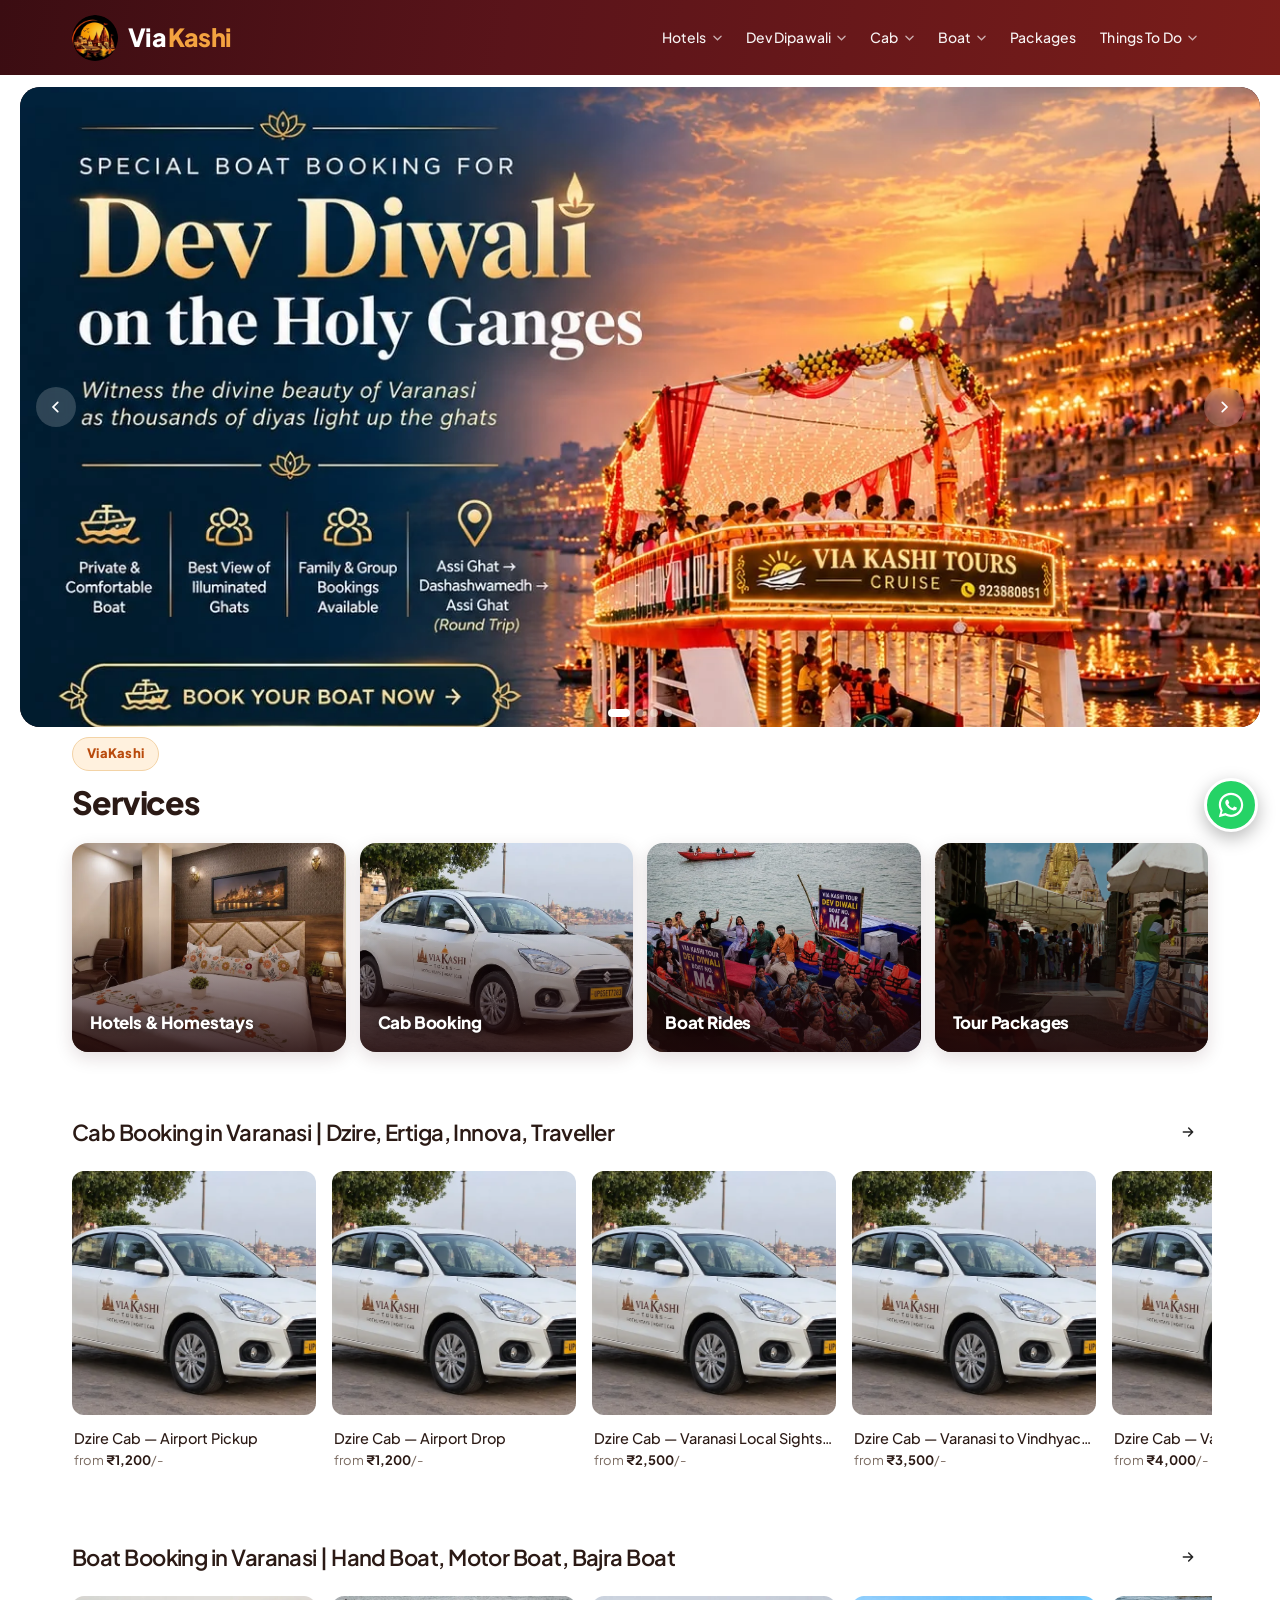
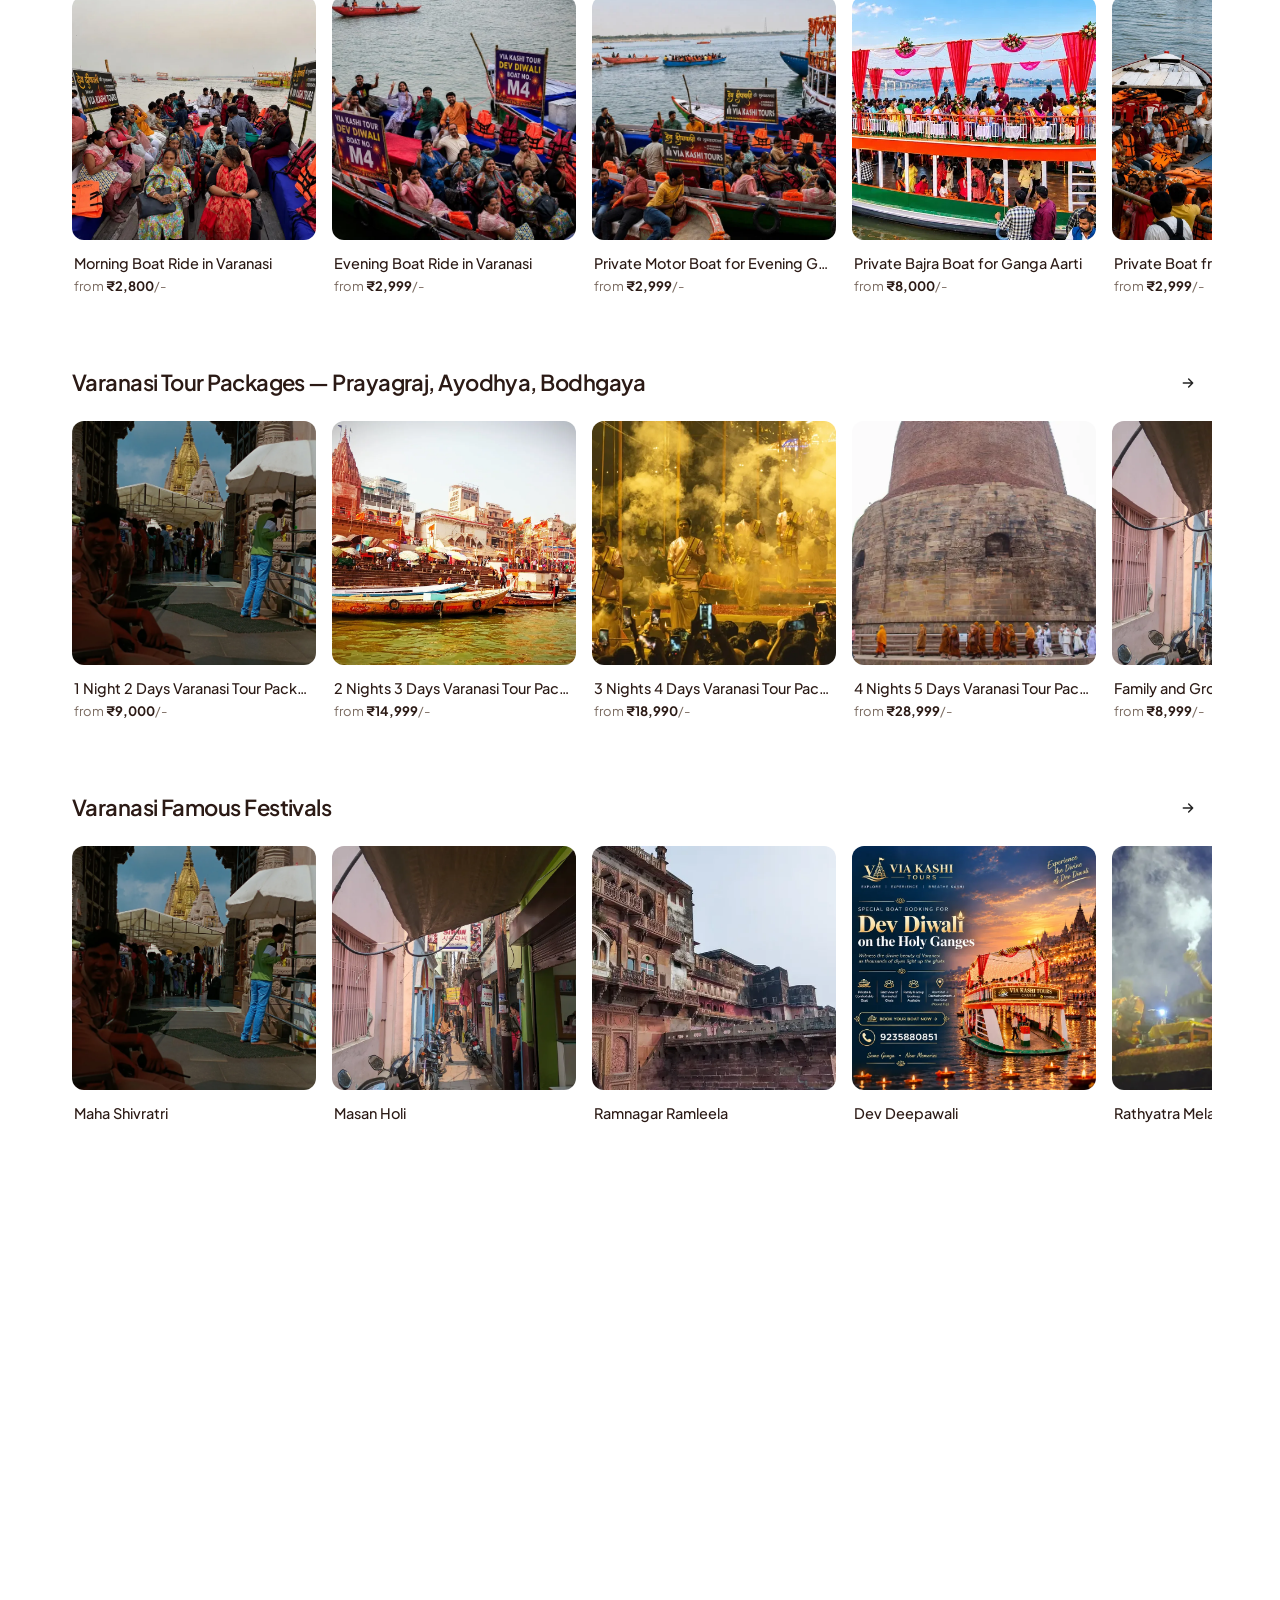
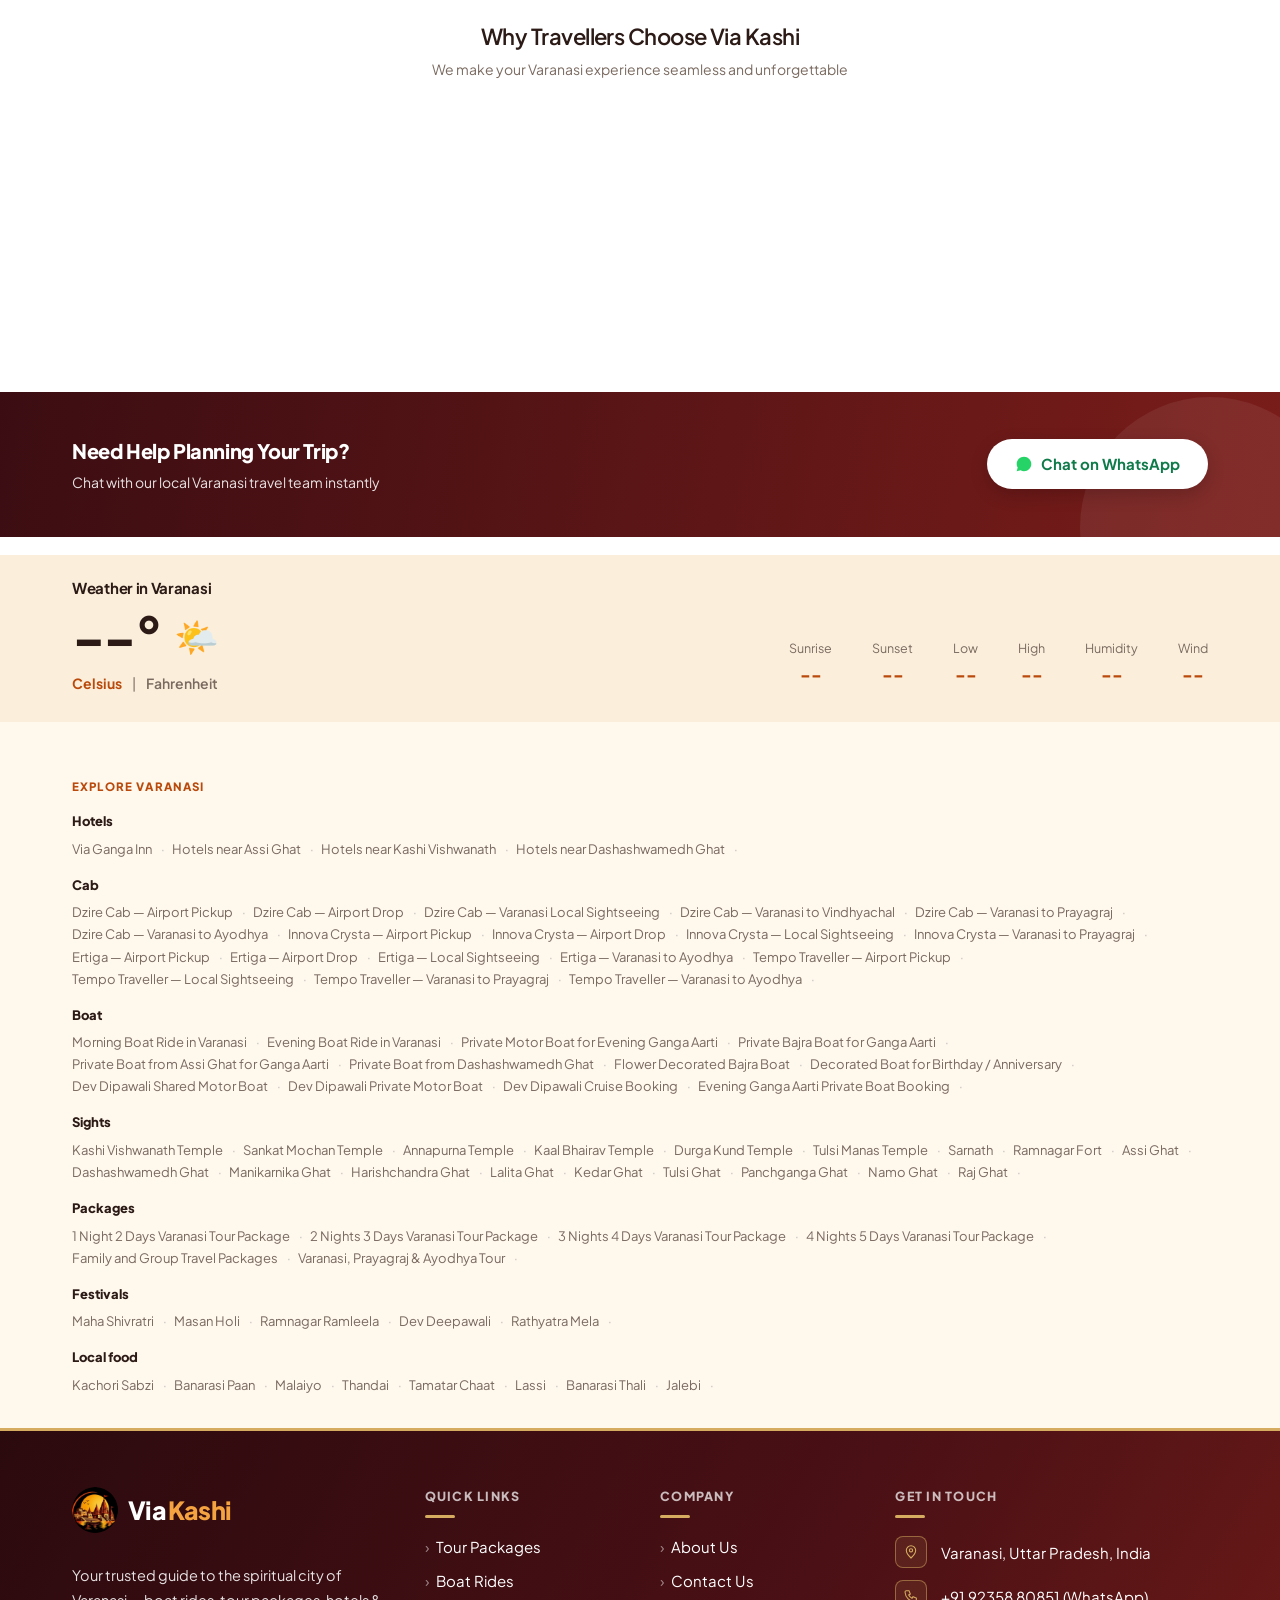
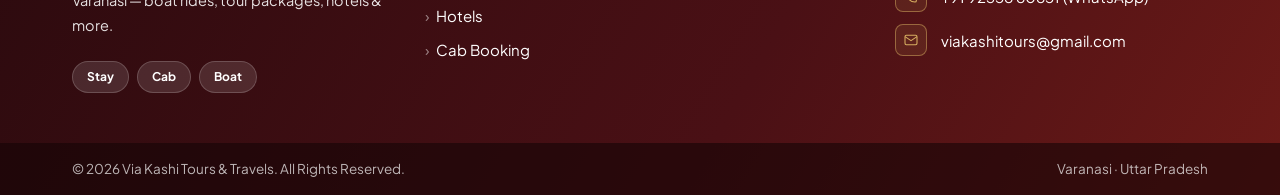
<file: index.html>
<!doctype html>
<html lang="en">
<head>
<meta charset="utf-8">
<meta name="viewport" content="width=device-width,initial-scale=1">
<title>Via Kashi Tours & Travels | Boat Rides, Cabs, Hotels & Tour Packages in Varanasi</title>
<meta name="description" content="Via Kashi Tours & Travels — book Ganga boat rides, cabs, hotels and tour packages in Varanasi, with trips to Prayagraj and Ayodhya. Enquire on WhatsApp.">
<meta name="theme-color" content="#3b0d12">
<link rel="icon" href="images/logo-mark.png">
<link rel="preload" href="fonts/plus-jakarta-sans-500.ttf" as="font" type="font/ttf" crossorigin>
<link rel="stylesheet" href="css/style.css">
</head>
<body>
<a class="sr" href="#main">Skip to content</a>
<div data-slot="header"></div>

<main id="main">
  <section class="hero" aria-roledescription="carousel" aria-label="Featured experiences" id="hero">
    <a class="hero__slide on" href="dev-dipawali.html" aria-label="Dev Diwali boat booking on the Ganga — book now">
      <img src="images/hero-1.webp" alt="" style="--pd:center 42%;--pm:center 50%" fetchpriority="high">
    </a>
    <a class="hero__slide" href="boat.html" aria-label="Varanasi evening Ganga Aarti private boat booking" tabindex="-1">
      <img src="images/hero-2.webp" alt="" style="--pd:center 26%;--pm:center 50%" loading="lazy">
    </a>
    <a class="hero__slide" href="hotels.html" aria-label="Via Ganga Inn hotel in the heart of Varanasi — book your stay" tabindex="-1">
      <img src="images/hero-3.webp" alt="" style="--pd:center 20%;--pm:center 28%" loading="lazy">
    </a>
    <a class="hero__slide" href="cab.html" aria-label="Taxi service in Varanasi — book your taxi" tabindex="-1">
      <img src="images/hero-4.webp" alt="" style="--pd:center 40%;--pm:center 50%" loading="lazy">
    </a>
    <button class="hero__arrow hero__arrow--l" aria-label="Previous slide"><svg width="14" height="14" viewBox="0 0 24 24" fill="none" stroke="currentColor" stroke-width="3" stroke-linecap="round"><path d="M15 4l-8 8 8 8"/></svg></button>
    <button class="hero__arrow hero__arrow--r" aria-label="Next slide"><svg width="14" height="14" viewBox="0 0 24 24" fill="none" stroke="currentColor" stroke-width="3" stroke-linecap="round"><path d="M9 4l8 8-8 8"/></svg></button>
    <div class="hero__dots" role="tablist" aria-label="Choose slide"></div>
  </section>

  <section class="svc container" aria-labelledby="svcT">
    <span class="pill pill--brand">ViaKashi</span>
    <h2 id="svcT">Services</h2>
    <div class="svc__grid">
      <a class="svc__tile" href="hotels.html"><img src="images/hotel-room-double-1.webp" alt=""><span>Hotels &amp; Homestays</span></a>
      <a class="svc__tile" href="cab.html"><img src="images/cab-dzire.webp" alt=""><span>Cab Booking</span></a>
      <a class="svc__tile" href="boat.html"><img src="images/boat-m4.webp" alt=""><span>Boat Rides</span></a>
      <a class="svc__tile" href="packages.html"><img src="images/kvt-spire-gate.webp" alt=""><span>Tour Packages</span></a>
    </div>
  </section>

  <section class="row-sec container" data-row="cab" data-title="Cab Booking in Varanasi | Dzire, Ertiga, Innova, Traveller" data-href="cab.html"></section>
  <section class="row-sec container" data-row="boat" data-title="Boat Booking in Varanasi | Hand Boat, Motor Boat, Bajra Boat" data-href="boat.html"></section>
  <section class="row-sec container" data-row="packages" data-title="Varanasi Tour Packages — Prayagraj, Ayodhya, Bodhgaya" data-href="packages.html"></section>
  <section class="row-sec container" data-row="festivals" data-title="Varanasi Famous Festivals" data-href="things-to-do.html#festivals" data-noprice="1"></section>
  <section class="row-sec container" data-row="popular" data-title="Popular Packages" data-href="packages.html" data-lg="1"></section>

  <section class="why" aria-labelledby="whyT"><div class="container">
    <h2 id="whyT">Why Travellers Choose Via Kashi</h2>
    <p>We make your Varanasi experience seamless and unforgettable</p>
    <div class="why__grid">
      <div class="why__c" style="--c:#e87516"><div class="why__ic"><svg width="38" height="38" viewBox="0 0 24 24" fill="none" stroke="currentColor" stroke-width="1.5" stroke-linejoin="round"><path d="M12 3l8 3v6c0 5-3.500 8-8 9-4.500-1-8-4-8-9V6z"/><path d="M8.500 12l2.500 2.500 4.500-5"/></svg></div><h3>Local Varanasi Team</h3><p>Boats, cabs and stays are arranged by our own team based in Varanasi, who know the ghats and the city well.</p></div>
      <div class="why__c" style="--c:#b94a0c"><div class="why__ic"><svg width="38" height="38" viewBox="0 0 24 24" fill="none" stroke="currentColor" stroke-width="1.5" stroke-linejoin="round"><path d="M4 5h16v11H9l-5 4z"/><path d="M8 10h.01M12 10h.01M16 10h.01"/></svg></div><h3>Support on WhatsApp</h3><p>Message us before, during and after your trip — we reply on WhatsApp to help with plans and changes.</p></div>
      <div class="why__c" style="--c:#8a6d1f"><div class="why__ic"><svg width="38" height="38" viewBox="0 0 24 24" fill="none" stroke="currentColor" stroke-width="1.5" stroke-linejoin="round"><path d="M13 2L4 14h7l-1 8 9-12h-7z"/></svg></div><h3>Simple Enquiry</h3><p>Tell us your dates and group size in a quick message and we will come back with options and rates.</p></div>
    </div>
  </div></section>

  <section class="strip"><div class="container strip__in">
    <div><h2>Need Help Planning Your Trip?</h2><p>Chat with our local Varanasi travel team instantly</p></div>
    <a class="btn btn--white" id="stripWa" href="#" target="_blank" rel="noopener"><svg width="18" height="18" viewBox="0 0 32 32" aria-hidden="true"><path fill="#25d366" d="M16 3C8.8 3 3 8.7 3 15.8c0 2.3.6 4.5 1.8 6.4L3 29l7-1.8a13 13 0 0 0 6 1.5c7.2 0 13-5.700 13-12.800S23.200 3 16 3z"/></svg>Chat on WhatsApp</a>
  </div></section>

  <section class="weather" aria-label="Varanasi weather"><div class="container weather__in">
    <div>
      <h3>Weather in Varanasi</h3>
      <div class="weather__t"><b id="wTemp">--°</b><span id="wIcon" aria-hidden="true">🌤️</span></div>
      <div class="weather__u"><button class="on" data-u="c">Celsius</button><span>|</span><button data-u="f">Fahrenheit</button></div>
    </div>
    <div class="weather__s">
      <div><small>Sunrise</small><b id="wSr">--</b></div><div><small>Sunset</small><b id="wSs">--</b></div>
      <div><small>Low</small><b id="wLo">--</b></div><div><small>High</small><b id="wHi">--</b></div>
      <div><small>Humidity</small><b id="wHu">--</b></div><div><small>Wind</small><b id="wWi">--</b></div>
    </div>
  </div></section>

  <section class="explore" aria-labelledby="expT"><div class="container" id="explore">
    <span class="lab" id="expT">Explore Varanasi</span>
  </div></section>
</main>

<div data-slot="footer"></div>
<script src="js/config.js"></script>
<script src="js/data.js"></script>
<script src="js/layout.js"></script>
<script src="js/main.js"></script>
</body>
</html>
</file>
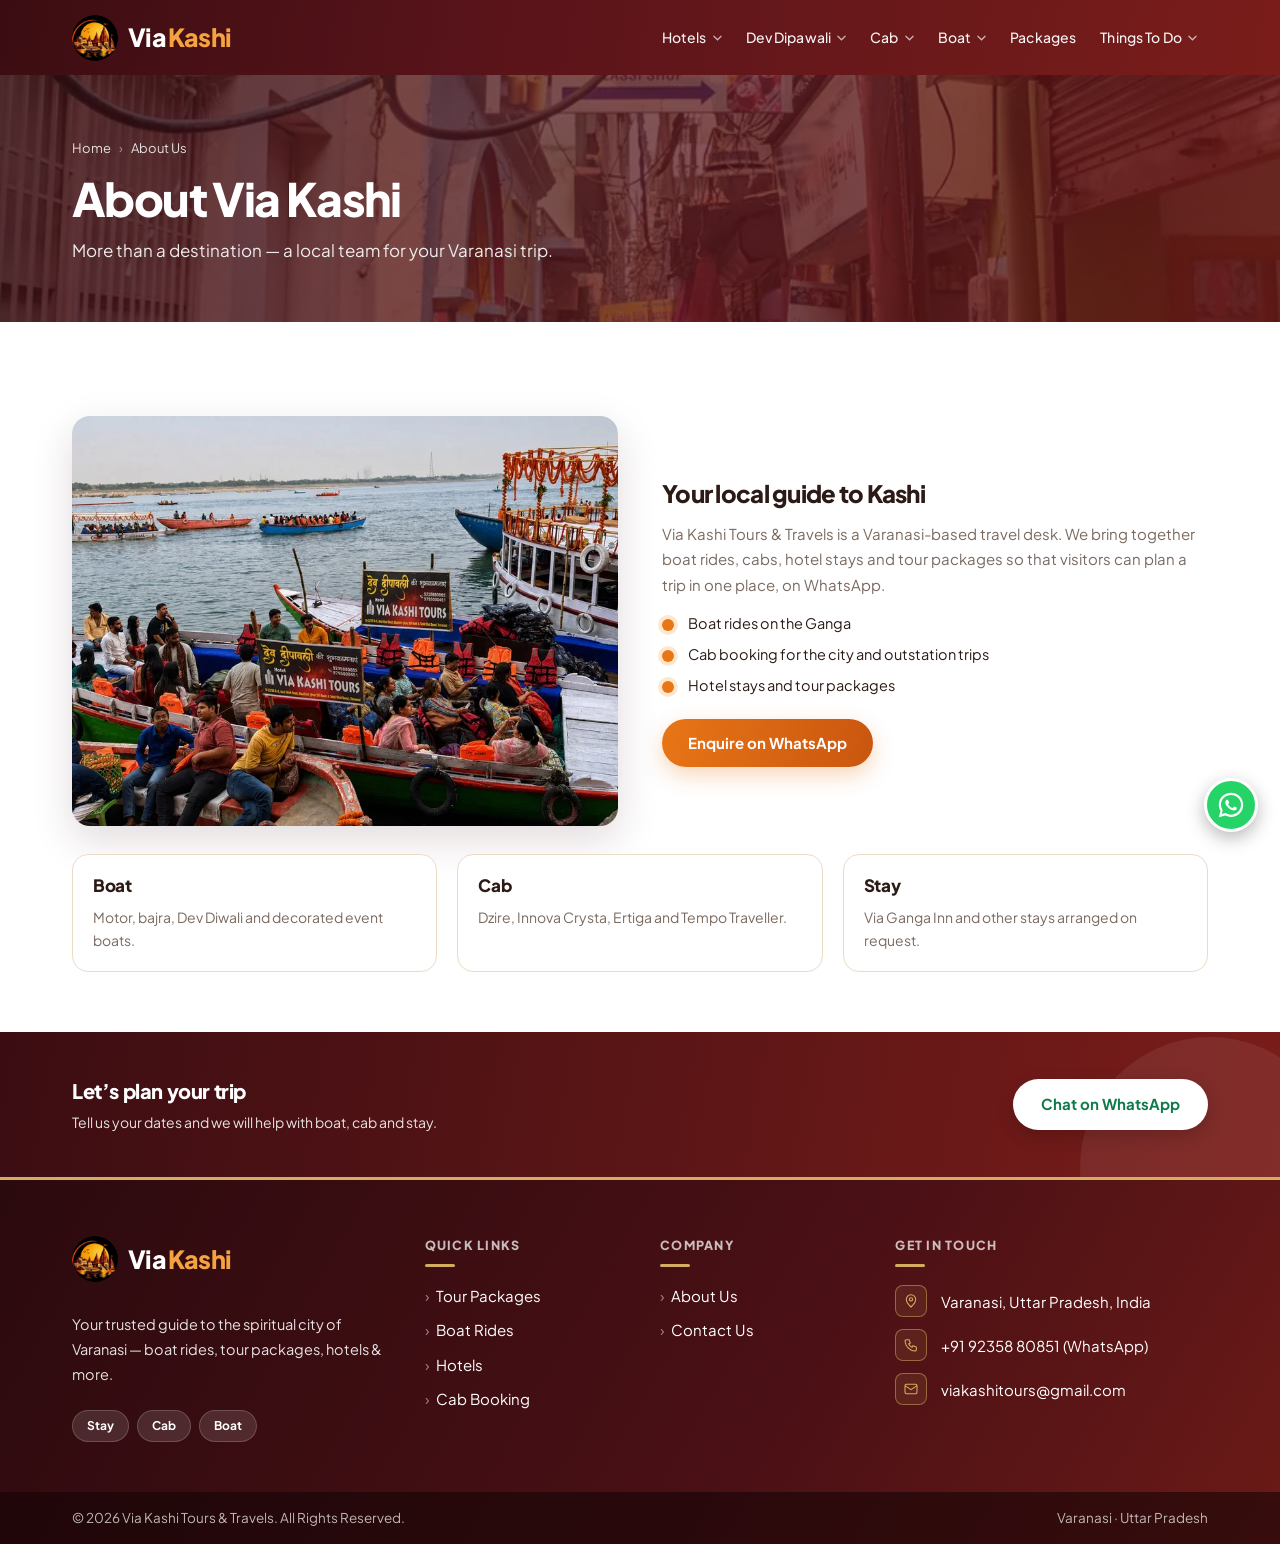
<file: about-us.html>
<!doctype html>
<html lang="en">
<head>
<meta charset="utf-8">
<meta name="viewport" content="width=device-width,initial-scale=1">
<title>About Us | Via Kashi Tours &amp; Travels</title>
<meta name="description" content="About Via Kashi Tours &amp; Travels — a Varanasi travel desk for boat rides, cabs, hotels and tour packages.">
<meta name="theme-color" content="#3b0d12">
<link rel="icon" href="images/logo-mark.png">
<link rel="stylesheet" href="css/style.css">
</head>
<body>
<a class="sr" href="#main">Skip to content</a>
<div data-slot="header"></div>
<main id="main">
<section class="phero"><div class="phero__img" style="background-image:url(images/old-city-lane.webp)"></div><div class="container phero__in">
<div class="phero__txt"><div class="crumbs"><a href="index.html">Home</a><span>›</span>About Us</div>
<h1>About Via Kashi</h1><p>More than a destination — a local team for your Varanasi trip.</p></div>
</div></section>
<section class="sec"><div class="container">
<div class="split" id="story"><div class="split__img"><img src="images/boat-group.webp" alt="Your local guide to Kashi" loading="lazy"></div><div><h3>Your local guide to Kashi</h3><p>Via Kashi Tours &amp; Travels is a Varanasi-based travel desk. We bring together boat rides, cabs, hotel stays and tour packages so that visitors can plan a trip in one place, on WhatsApp.</p><ul class="ticks"><li>Boat rides on the Ganga</li><li>Cab booking for the city and outstation trips</li><li>Hotel stays and tour packages</li></ul><a class="btn btn--saffron" data-wa="Hi Via Kashi, I would like to know more about your services." href="#">Enquire on WhatsApp</a></div></div>
<div class="grid grid--3"><div class="tile"><div class="tile__b"><h3>Boat</h3><p>Motor, bajra, Dev Diwali and decorated event boats.</p></div></div><div class="tile"><div class="tile__b"><h3>Cab</h3><p>Dzire, Innova Crysta, Ertiga and Tempo Traveller.</p></div></div><div class="tile"><div class="tile__b"><h3>Stay</h3><p>Via Ganga Inn and other stays arranged on request.</p></div></div></div>
</div></section>
<section class="strip" style="margin-top:60px"><div class="container strip__in"><div><h2>Let’s plan your trip</h2><p>Tell us your dates and we will help with boat, cab and stay.</p></div><a class="btn btn--white" data-wa="Hi Via Kashi, I would like to plan a trip." href="#">Chat on WhatsApp</a></div></section>
</main>
<div data-slot="footer"></div>
<script src="js/config.js"></script>
<script src="js/data.js"></script>
<script src="js/layout.js"></script>
<script src="js/prices.js"></script>
</body>
</html>
</file>
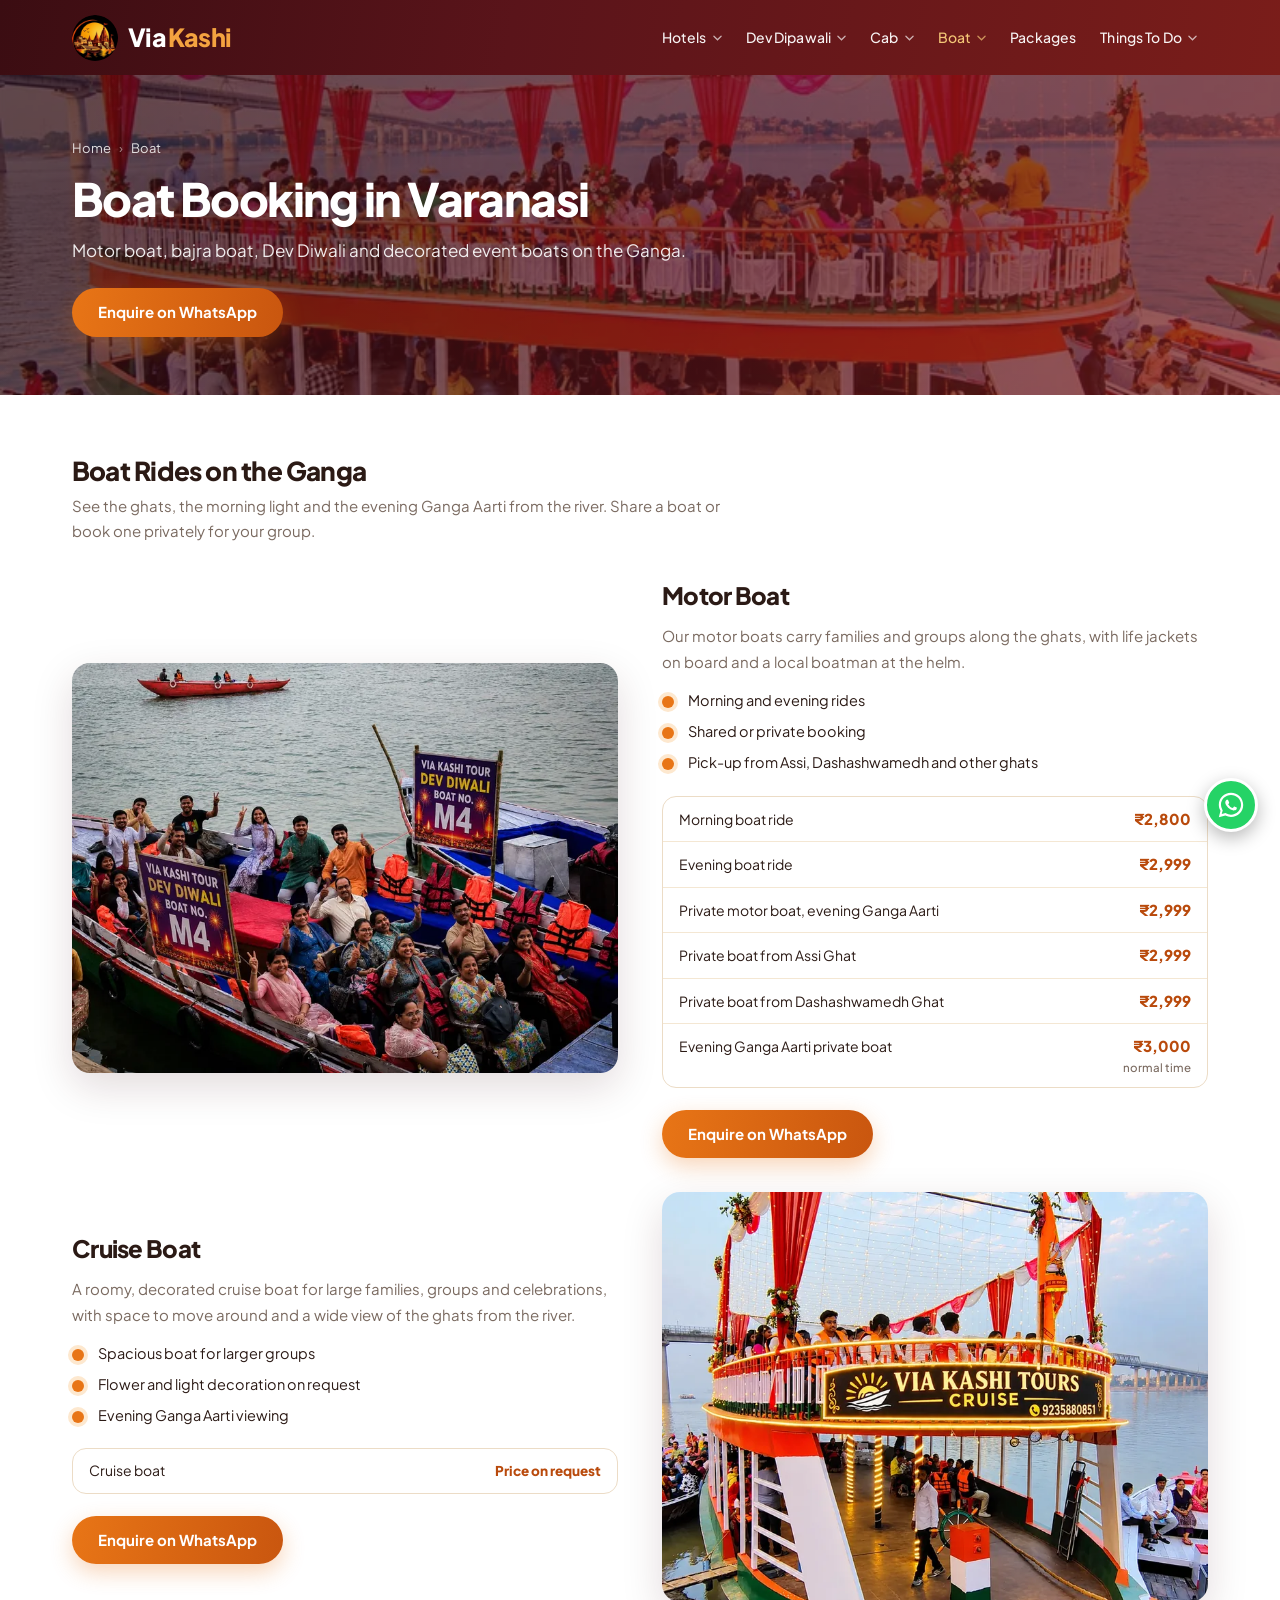
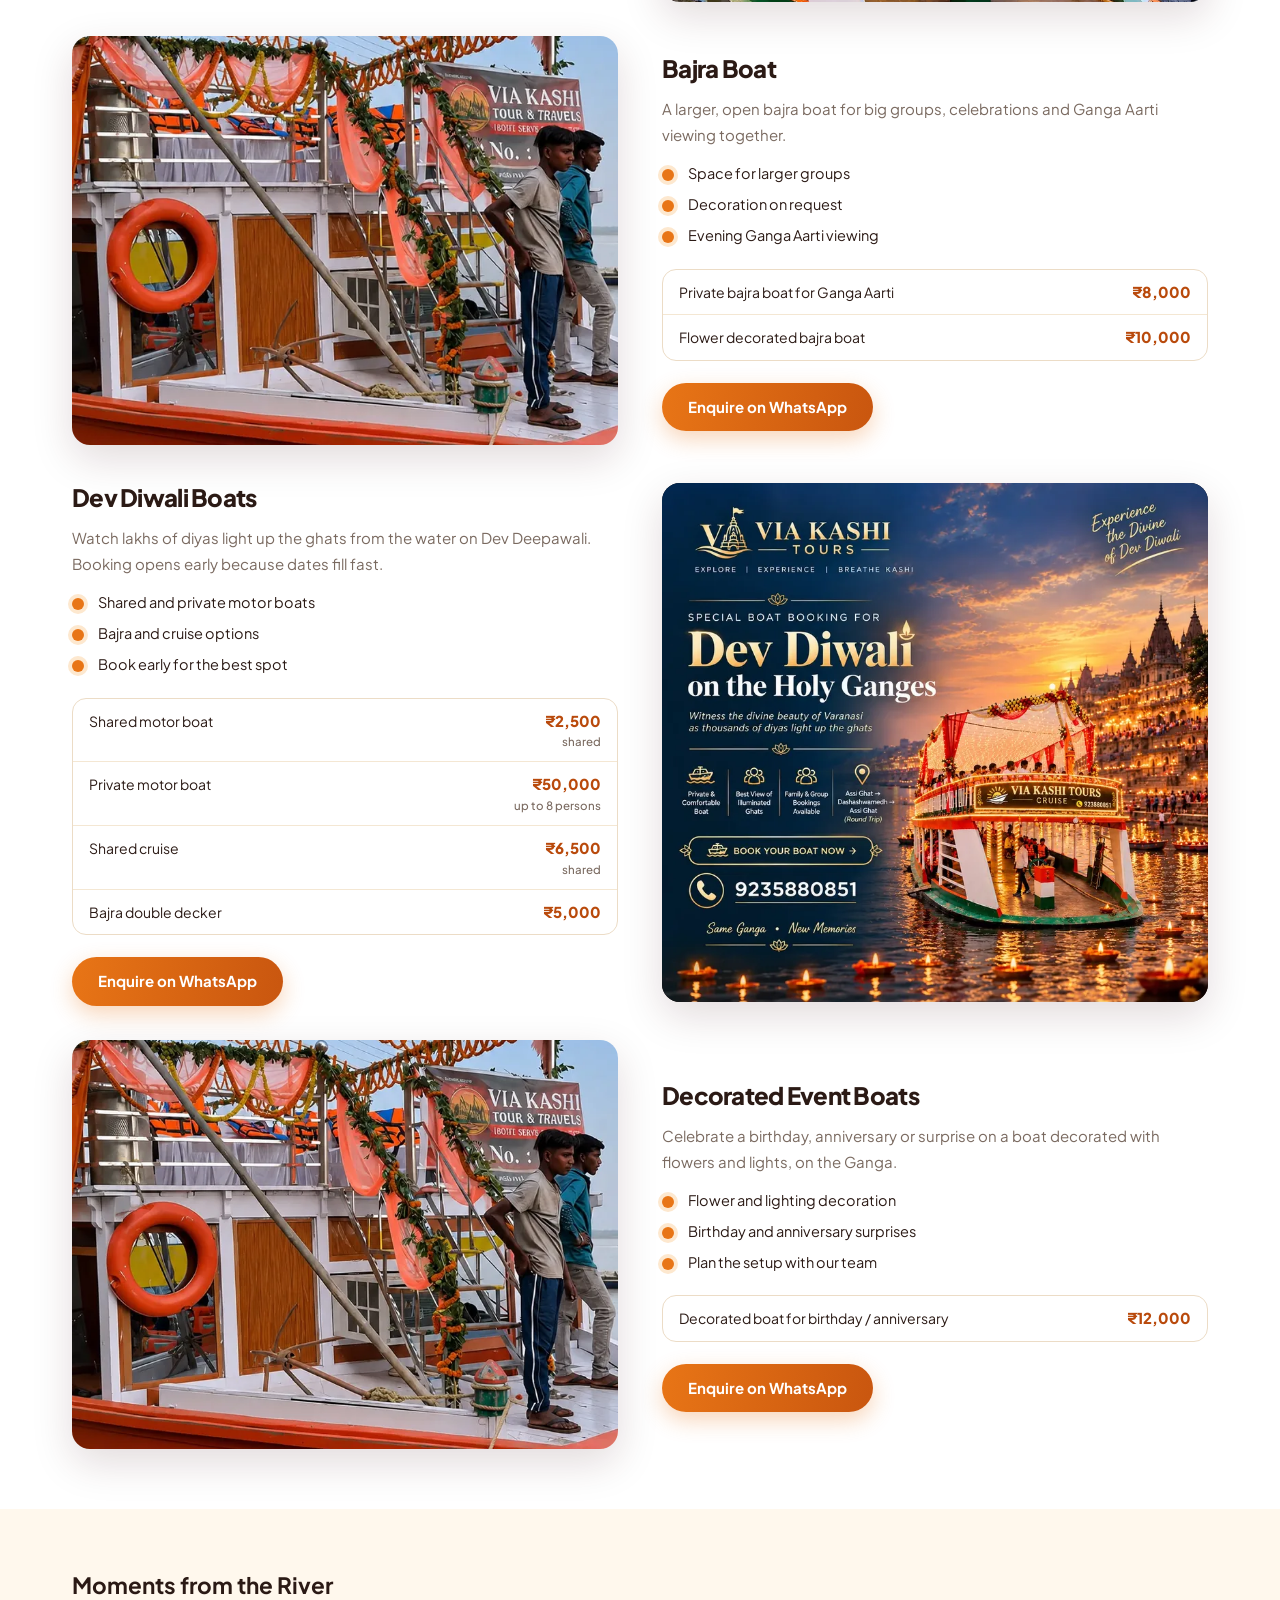
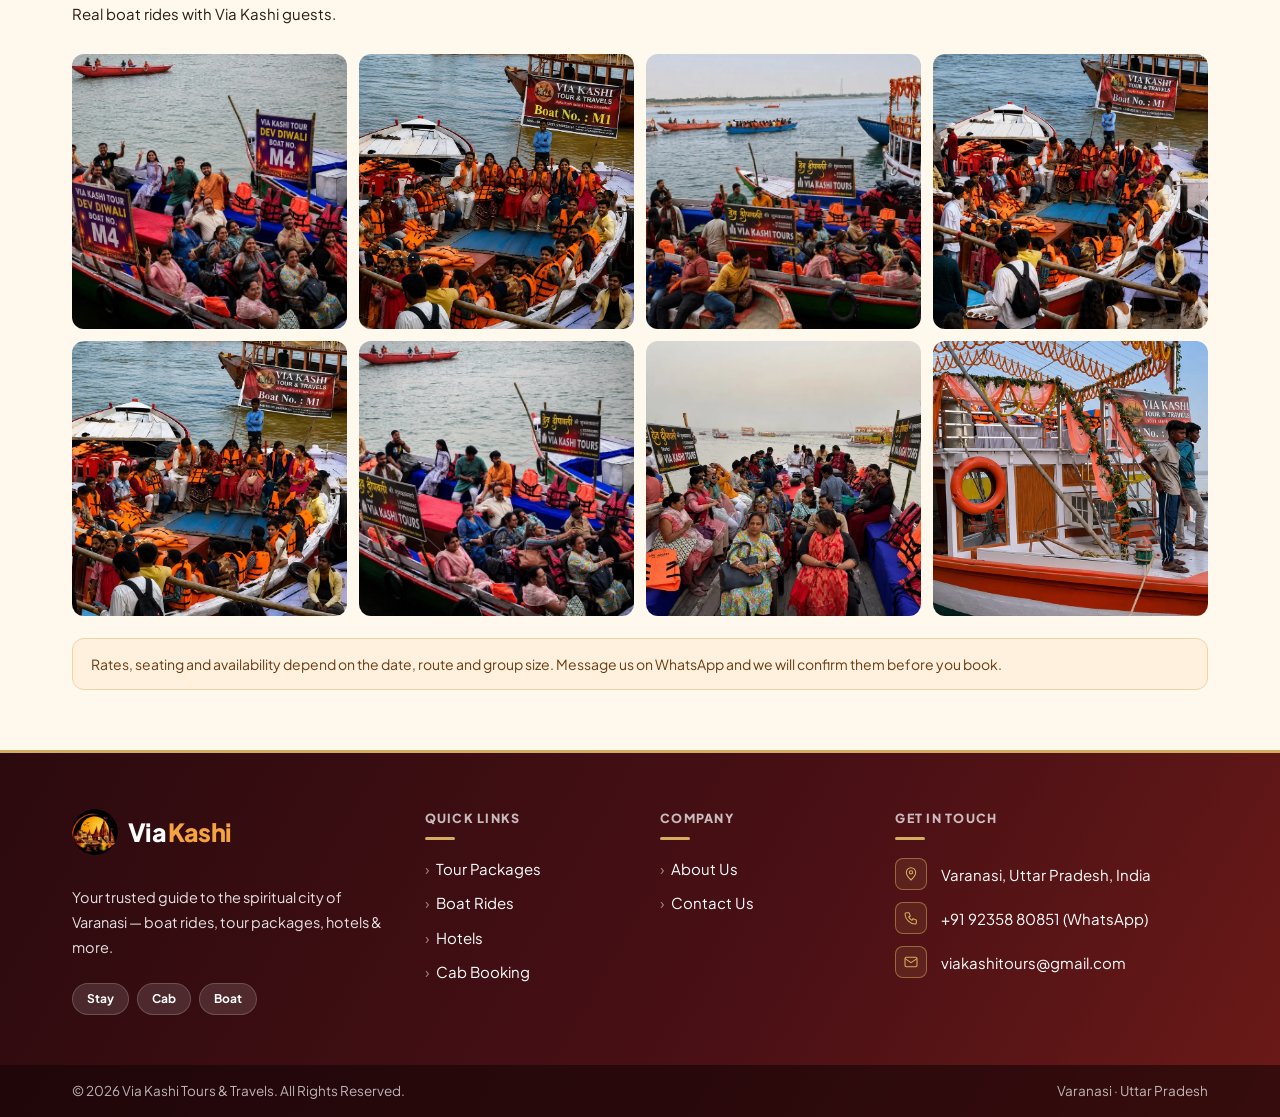
<file: boat.html>
<!doctype html>
<html lang="en">
<head>
<meta charset="utf-8">
<meta name="viewport" content="width=device-width,initial-scale=1">
<title>Boat Booking in Varanasi | Via Kashi Tours &amp; Travels</title>
<meta name="description" content="Book motor boats, bajra boats, Dev Diwali boats and decorated event boats on the Ganga in Varanasi with Via Kashi Tours &amp; Travels.">
<meta name="theme-color" content="#3b0d12">
<link rel="icon" href="images/logo-mark.png">
<link rel="stylesheet" href="css/style.css">
</head>
<body>
<a class="sr" href="#main">Skip to content</a>
<div data-slot="header"></div>
<main id="main">
<section class="phero"><div class="phero__img" style="background-image:url(images/boat-cruise.webp)"></div><div class="container phero__in">
<div class="phero__txt"><div class="crumbs"><a href="index.html">Home</a><span>›</span>Boat</div>
<h1>Boat Booking in Varanasi</h1><p>Motor boat, bajra boat, Dev Diwali and decorated event boats on the Ganga.</p><a class="btn btn--saffron" data-wa="Hi Via Kashi, I would like to book a boat ride in Varanasi." href="#">Enquire on WhatsApp</a></div>
</div></section>
<section class="sec"><div class="container"><h2>Boat Rides on the Ganga</h2>
<p class="sub-t">See the ghats, the morning light and the evening Ganga Aarti from the river. Share a boat or book one privately for your group.</p>
<div class="split" id="motor"><div class="split__img"><img src="images/boat-m4.webp" alt="Motor Boat" loading="lazy"></div><div><h3>Motor Boat</h3><p>Our motor boats carry families and groups along the ghats, with life jackets on board and a local boatman at the helm.</p><ul class="ticks"><li>Morning and evening rides</li><li>Shared or private booking</li><li>Pick-up from Assi, Dashashwamedh and other ghats</li></ul><div data-ptable="b-morning,b-evening,b-motor-aarti,b-assi,b-dash,b-aarti-private"></div><a class="btn btn--saffron" data-wa="Hi Via Kashi, I would like to book a motor boat ride." href="#">Enquire on WhatsApp</a></div></div>
<div class="split split--r" id="cruise"><div class="split__img"><img src="images/boat-cruise-flower.webp" alt="Cruise Boat" loading="lazy"></div><div><h3>Cruise Boat</h3><p>A roomy, decorated cruise boat for large families, groups and celebrations, with space to move around and a wide view of the ghats from the river.</p><ul class="ticks"><li>Spacious boat for larger groups</li><li>Flower and light decoration on request</li><li>Evening Ganga Aarti viewing</li></ul><div data-ptable="b-cruise"></div><a class="btn btn--saffron" data-wa="Hi Via Kashi, I would like to book a cruise boat." href="#">Enquire on WhatsApp</a></div></div>
<div class="split" id="bajra"><div class="split__img"><img src="images/dd-bajra.webp" alt="Bajra Boat" loading="lazy"></div><div><h3>Bajra Boat</h3><p>A larger, open bajra boat for big groups, celebrations and Ganga Aarti viewing together.</p><ul class="ticks"><li>Space for larger groups</li><li>Decoration on request</li><li>Evening Ganga Aarti viewing</li></ul><div data-ptable="b-bajra-aarti,b-flower-bajra"></div><a class="btn btn--saffron" data-wa="Hi Via Kashi, I would like to book a bajra boat." href="#">Enquire on WhatsApp</a></div></div>
<div class="split split--r" id="dev-diwali"><div class="split__img"><img class="poster" src="images/poster-devdiwali.webp" alt="Dev Diwali Boats" loading="lazy"></div><div><h3>Dev Diwali Boats</h3><p>Watch lakhs of diyas light up the ghats from the water on Dev Deepawali. Booking opens early because dates fill fast.</p><ul class="ticks"><li>Shared and private motor boats</li><li>Bajra and cruise options</li><li>Book early for the best spot</li></ul><div data-ptable="dd-shared,dd-private,dd-cruise,dd-bajra"></div><a class="btn btn--saffron" data-wa="Hi Via Kashi, I would like to enquire about Dev Diwali boat booking." href="#">Enquire on WhatsApp</a></div></div>
<div class="split" id="event"><div class="split__img"><img src="images/boat-deck.webp" alt="Decorated Event Boats" loading="lazy"></div><div><h3>Decorated Event Boats</h3><p>Celebrate a birthday, anniversary or surprise on a boat decorated with flowers and lights, on the Ganga.</p><ul class="ticks"><li>Flower and lighting decoration</li><li>Birthday and anniversary surprises</li><li>Plan the setup with our team</li></ul><div data-ptable="b-event"></div><a class="btn btn--saffron" data-wa="Hi Via Kashi, I would like to plan a surprise event on a boat." href="#">Enquire on WhatsApp</a></div></div>
</div></section>
<section class="sec--tint"><div class="container"><h2>Moments from the River</h2><p class="sub-t">Real boat rides with Via Kashi guests.</p><div class="gal"><img src="images/boat-m4.webp" alt="Via Kashi boat ride on the Ganga" loading="lazy"><img src="images/boat-m1.webp" alt="Via Kashi boat ride on the Ganga" loading="lazy"><img src="images/boat-group.webp" alt="Via Kashi boat ride on the Ganga" loading="lazy"><img src="images/boat-guests.webp" alt="Via Kashi boat ride on the Ganga" loading="lazy"><img src="images/boat-m1b.webp" alt="Via Kashi boat ride on the Ganga" loading="lazy"><img src="images/boat-m4b.webp" alt="Via Kashi boat ride on the Ganga" loading="lazy"><img src="images/boat-morning.webp" alt="Via Kashi boat ride on the Ganga" loading="lazy"><img src="images/boat-deck.webp" alt="Via Kashi boat ride on the Ganga" loading="lazy"></div><div class="note">Rates, seating and availability depend on the date, route and group size. Message us on WhatsApp and we will confirm them before you book.</div></div></section>
</main>
<div data-slot="footer"></div>
<script src="js/config.js"></script>
<script src="js/data.js"></script>
<script src="js/layout.js"></script>
<script src="js/prices.js"></script>
</body>
</html>
</file>
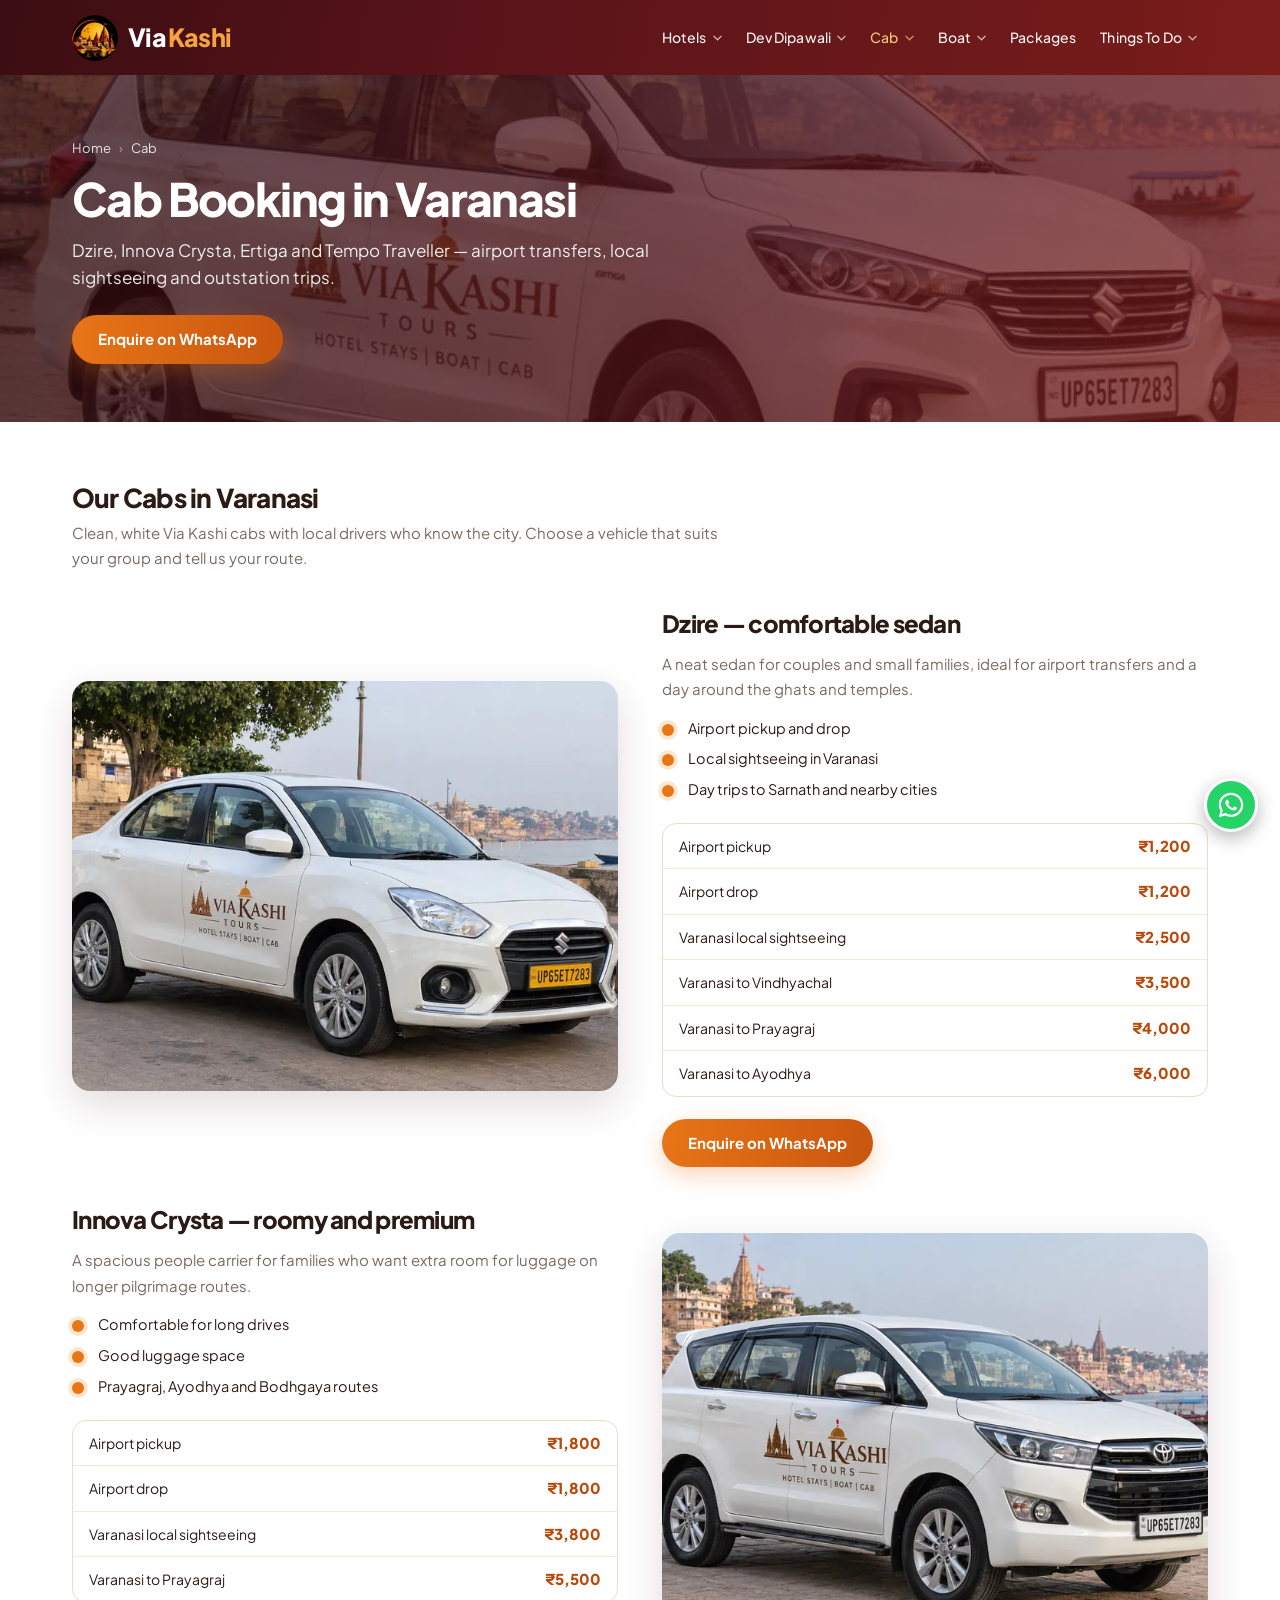
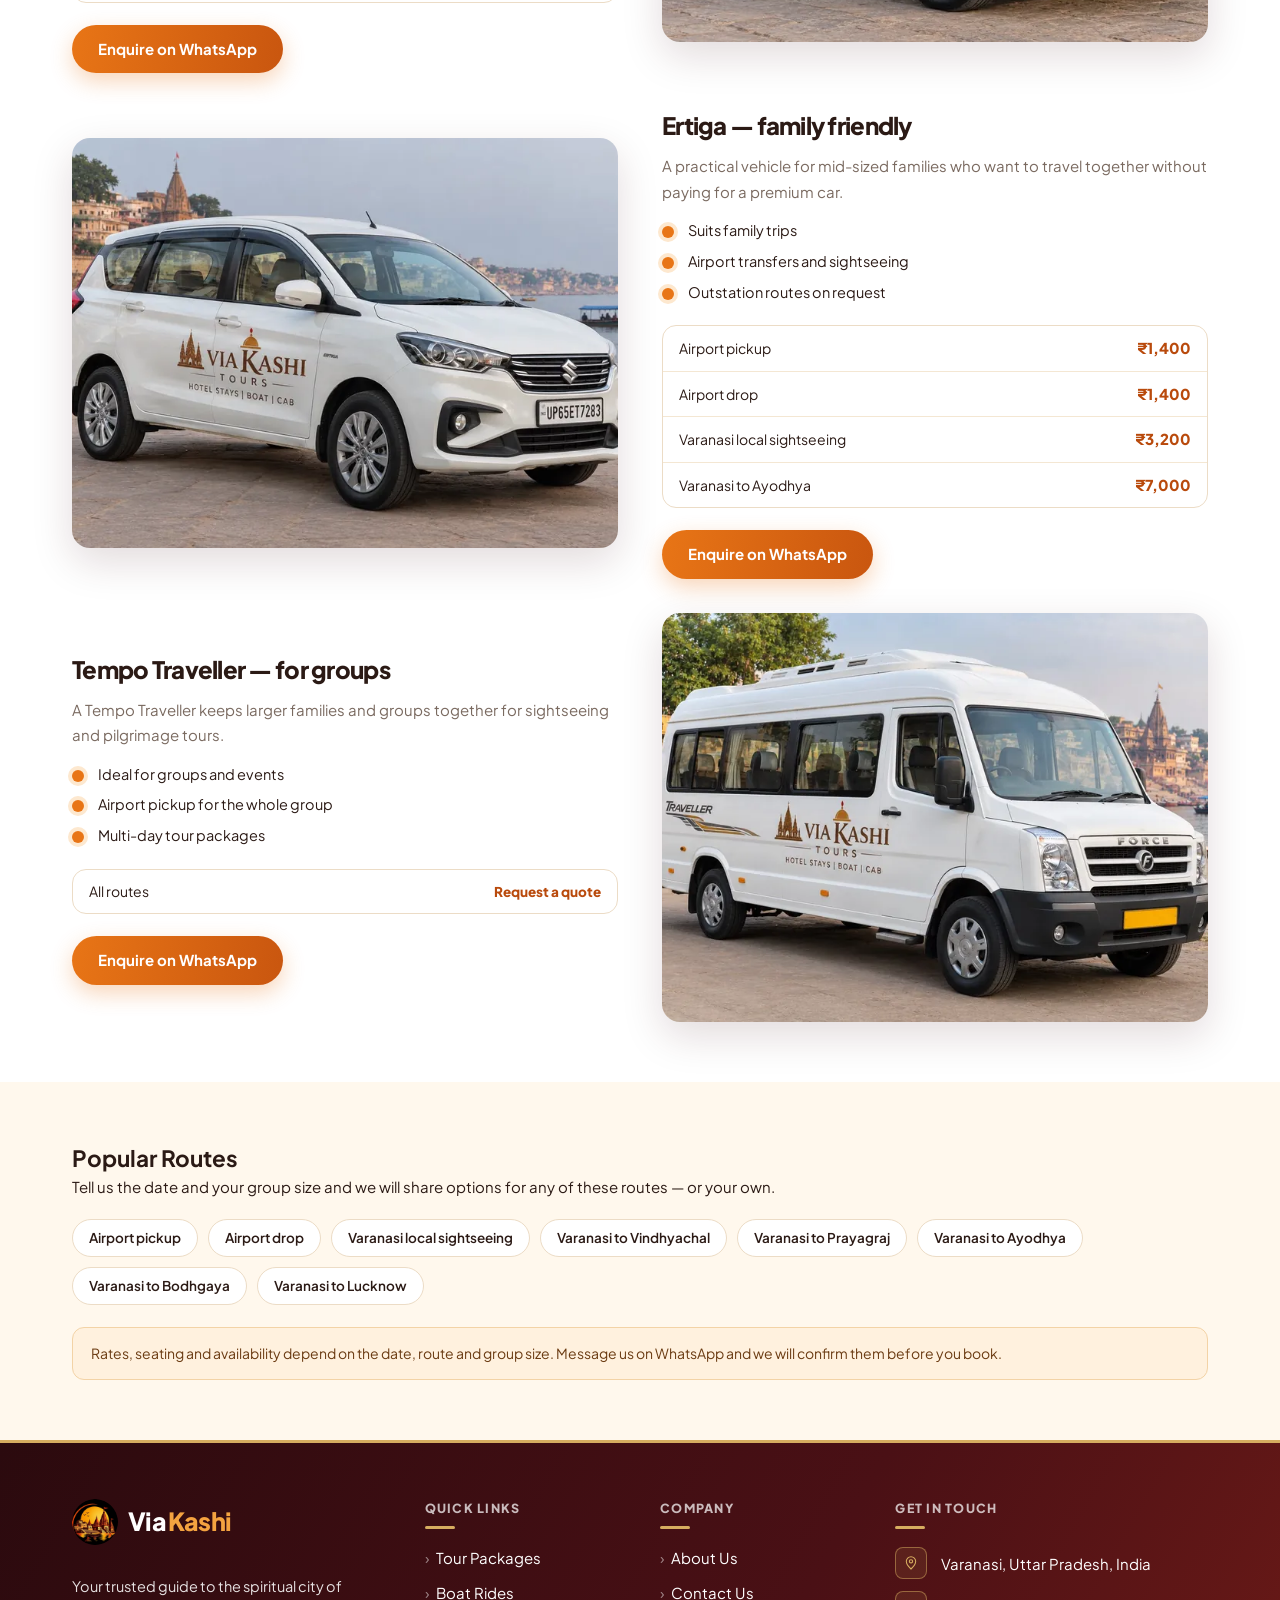
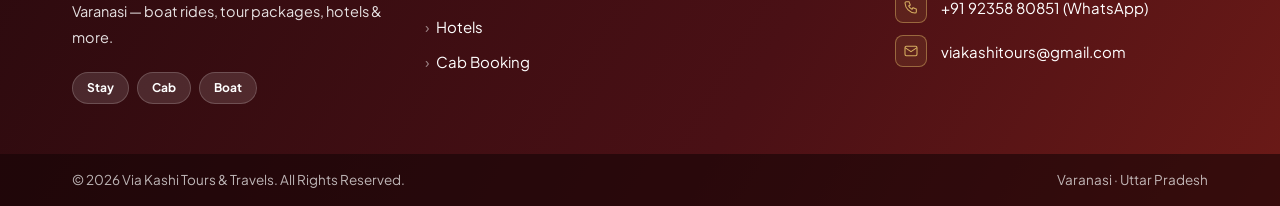
<file: cab.html>
<!doctype html>
<html lang="en">
<head>
<meta charset="utf-8">
<meta name="viewport" content="width=device-width,initial-scale=1">
<title>Cab Booking in Varanasi | Via Kashi Tours &amp; Travels</title>
<meta name="description" content="Book Dzire, Innova Crysta, Ertiga and Tempo Traveller cabs in Varanasi for airport transfers, sightseeing and trips to Prayagraj and Ayodhya.">
<meta name="theme-color" content="#3b0d12">
<link rel="icon" href="images/logo-mark.png">
<link rel="stylesheet" href="css/style.css">
</head>
<body>
<a class="sr" href="#main">Skip to content</a>
<div data-slot="header"></div>
<main id="main">
<section class="phero"><div class="phero__img" style="background-image:url(images/cab-ertiga.webp)"></div><div class="container phero__in">
<div class="phero__txt"><div class="crumbs"><a href="index.html">Home</a><span>›</span>Cab</div>
<h1>Cab Booking in Varanasi</h1><p>Dzire, Innova Crysta, Ertiga and Tempo Traveller — airport transfers, local sightseeing and outstation trips.</p><a class="btn btn--saffron" data-wa="Hi Via Kashi, I would like to book a cab in Varanasi." href="#">Enquire on WhatsApp</a></div>
</div></section>
<section class="sec"><div class="container"><h2>Our Cabs in Varanasi</h2>
<p class="sub-t">Clean, white Via Kashi cabs with local drivers who know the city. Choose a vehicle that suits your group and tell us your route.</p>
<div class="split" id="dzire"><div class="split__img"><img src="images/cab-dzire.webp" alt="Dzire — comfortable sedan" loading="lazy"></div><div><h3>Dzire — comfortable sedan</h3><p>A neat sedan for couples and small families, ideal for airport transfers and a day around the ghats and temples.</p><ul class="ticks"><li>Airport pickup and drop</li><li>Local sightseeing in Varanasi</li><li>Day trips to Sarnath and nearby cities</li></ul><div data-ptable="dz-pick,dz-drop,dz-local,dz-vind,dz-pray,dz-ayo"></div><a class="btn btn--saffron" data-wa="Hi Via Kashi, I would like to book a Dzire cab." href="#">Enquire on WhatsApp</a></div></div>
<div class="split split--r" id="innova"><div class="split__img"><img src="images/cab-innova.webp" alt="Innova Crysta — roomy and premium" loading="lazy"></div><div><h3>Innova Crysta — roomy and premium</h3><p>A spacious people carrier for families who want extra room for luggage on longer pilgrimage routes.</p><ul class="ticks"><li>Comfortable for long drives</li><li>Good luggage space</li><li>Prayagraj, Ayodhya and Bodhgaya routes</li></ul><div data-ptable="in-pick,in-drop,in-local,in-pray"></div><a class="btn btn--saffron" data-wa="Hi Via Kashi, I would like to book an Innova Crysta." href="#">Enquire on WhatsApp</a></div></div>
<div class="split" id="ertiga"><div class="split__img"><img src="images/cab-ertiga.webp" alt="Ertiga — family friendly" loading="lazy"></div><div><h3>Ertiga — family friendly</h3><p>A practical vehicle for mid-sized families who want to travel together without paying for a premium car.</p><ul class="ticks"><li>Suits family trips</li><li>Airport transfers and sightseeing</li><li>Outstation routes on request</li></ul><div data-ptable="er-pick,er-drop,er-local,er-ayo"></div><a class="btn btn--saffron" data-wa="Hi Via Kashi, I would like to book an Ertiga." href="#">Enquire on WhatsApp</a></div></div>
<div class="split split--r" id="traveller"><div class="split__img"><img src="images/cab-traveller.webp" alt="Tempo Traveller — for groups" loading="lazy"></div><div><h3>Tempo Traveller — for groups</h3><p>A Tempo Traveller keeps larger families and groups together for sightseeing and pilgrimage tours.</p><ul class="ticks"><li>Ideal for groups and events</li><li>Airport pickup for the whole group</li><li>Multi-day tour packages</li></ul><div data-ptable="tt-all"></div><a class="btn btn--saffron" data-wa="Hi Via Kashi, I would like to book a Tempo Traveller for my group." href="#">Enquire on WhatsApp</a></div></div>
</div></section>
<section class="sec--tint"><div class="container"><h2>Popular Routes</h2><p class="sub-t">Tell us the date and your group size and we will share options for any of these routes — or your own.</p>
<div class="chips2"><span>Airport pickup</span><span>Airport drop</span><span>Varanasi local sightseeing</span><span>Varanasi to Vindhyachal</span><span>Varanasi to Prayagraj</span><span>Varanasi to Ayodhya</span><span>Varanasi to Bodhgaya</span><span>Varanasi to Lucknow</span></div><div class="note">Rates, seating and availability depend on the date, route and group size. Message us on WhatsApp and we will confirm them before you book.</div></div></section>
</main>
<div data-slot="footer"></div>
<script src="js/config.js"></script>
<script src="js/data.js"></script>
<script src="js/layout.js"></script>
<script src="js/prices.js"></script>
</body>
</html>
</file>
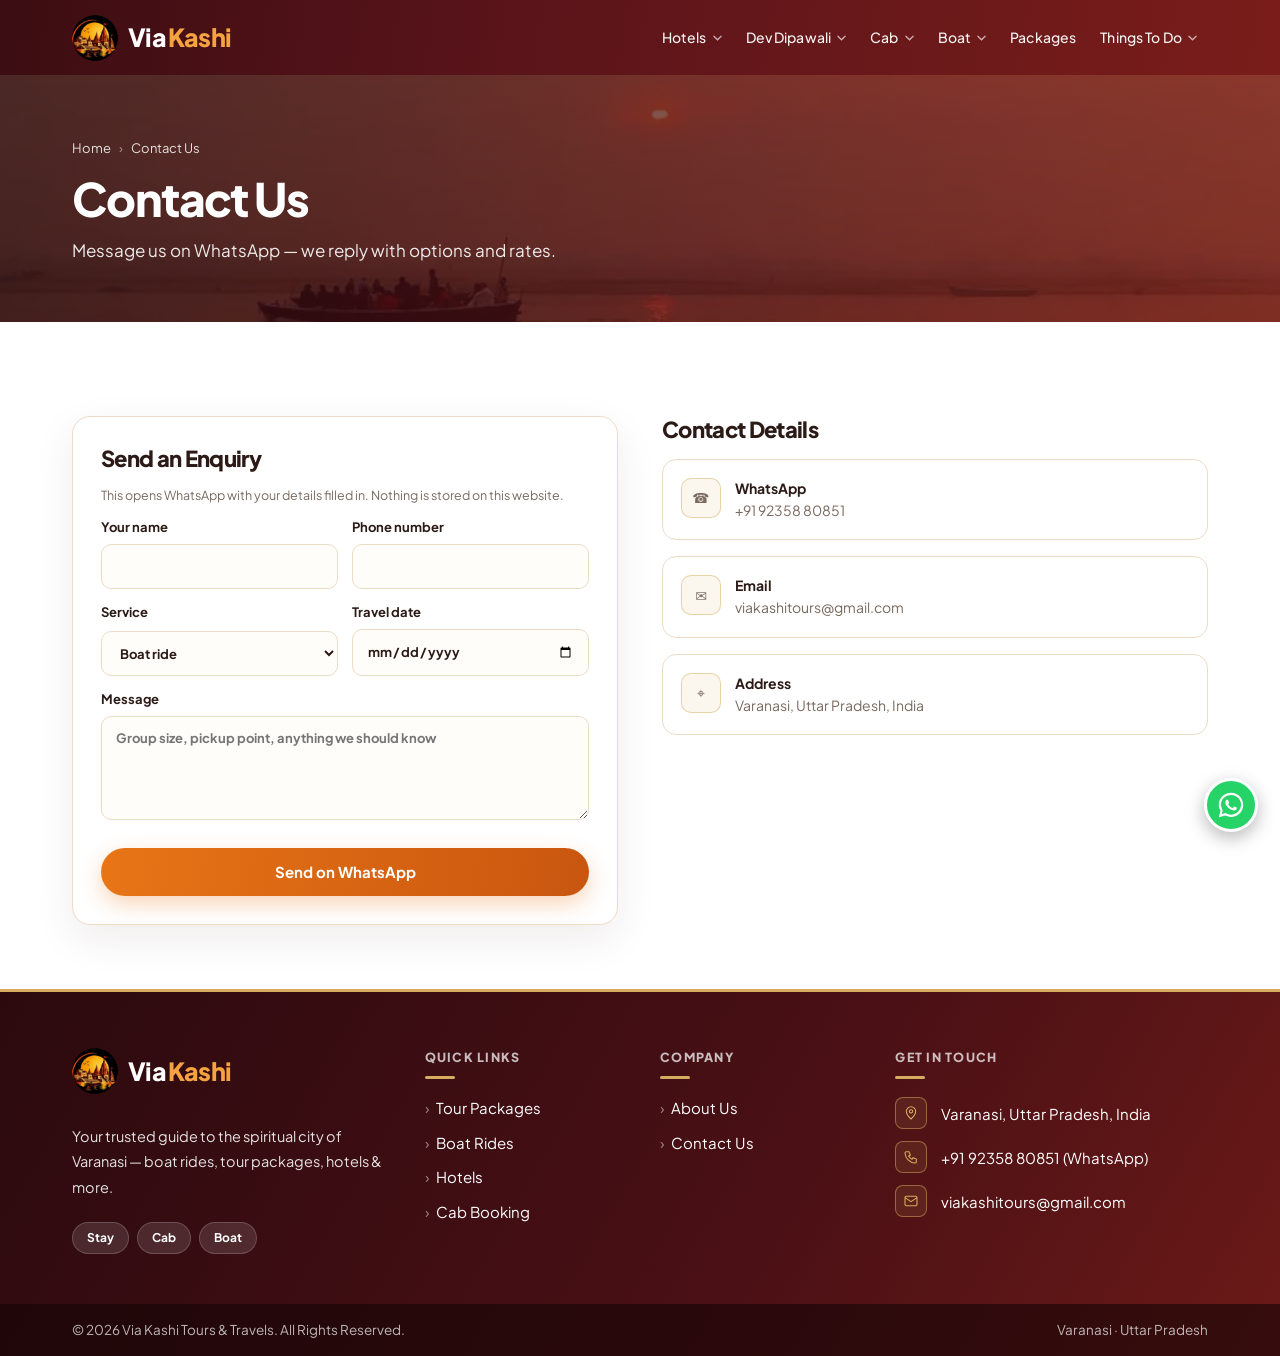
<file: contact-us.html>
<!doctype html>
<html lang="en">
<head>
<meta charset="utf-8">
<meta name="viewport" content="width=device-width,initial-scale=1">
<title>Contact Us | Via Kashi Tours &amp; Travels</title>
<meta name="description" content="Contact Via Kashi Tours &amp; Travels on WhatsApp or email to plan boat rides, cabs, hotels and tour packages in Varanasi.">
<meta name="theme-color" content="#3b0d12">
<link rel="icon" href="images/logo-mark.png">
<link rel="stylesheet" href="css/style.css">
</head>
<body>
<a class="sr" href="#main">Skip to content</a>
<div data-slot="header"></div>
<main id="main">
<section class="phero"><div class="phero__img" style="background-image:url(images/ganga-golden-hour-boat.webp)"></div><div class="container phero__in">
<div class="phero__txt"><div class="crumbs"><a href="index.html">Home</a><span>›</span>Contact Us</div>
<h1>Contact Us</h1><p>Message us on WhatsApp — we reply with options and rates.</p></div>
</div></section>
<section class="sec"><div class="container"><div class="split" style="align-items:start">
<form class="form" id="enq" novalidate>
<h2 style="font-size:22px">Send an Enquiry</h2><small>This opens WhatsApp with your details filled in. Nothing is stored on this website.</small>
<div class="two"><label>Your name<input name="name" required autocomplete="name"></label><label>Phone number<input name="phone" type="tel" required autocomplete="tel" inputmode="tel"></label></div>
<div class="two"><label>Service<select name="service"><option>Boat ride</option><option>Cab booking</option><option>Hotel stay</option><option>Tour package</option><option>Something else</option></select></label><label>Travel date<input name="date" type="date"></label></div>
<label>Message<textarea name="msg" rows="4" placeholder="Group size, pickup point, anything we should know"></textarea></label>
<div class="err" id="enqErr" role="alert"></div>
<button class="btn btn--saffron" type="submit">Send on WhatsApp</button></form>
<div class="cinfo"><h2 style="font-size:22px">Contact Details</h2>
<div class="cinfo__i"><span class="ci">☎</span><div><b>WhatsApp</b><a data-wa="Hi Via Kashi" href="#"><span data-site="whatsappDisplay"></span></a></div></div>
<div class="cinfo__i"><span class="ci">✉</span><div><b>Email</b><a id="mailA" href="#"><span data-site="email"></span></a></div></div>
<div class="cinfo__i"><span class="ci">⌖</span><div><b>Address</b><span data-site="address"></span></div></div></div>
</div></div></section>
<script>
document.addEventListener('DOMContentLoaded',function(){
  document.getElementById('mailA').href='mailto:'+SITE.email;
  document.getElementById('enq').addEventListener('submit',function(e){
    e.preventDefault();var f=e.target,n=f.name.value.trim(),p=f.phone.value.replace(/[\s\-()]/g,''),er=document.getElementById('enqErr');
    var ok=/^(\+91|91|0)?[6-9]\d{9}$/.test(p)||/^\+\d{8,15}$/.test(p);
    if(n.length<2){er.textContent='Please enter your name.';return}
    if(!ok){er.textContent='Please enter a valid phone number.';return}
    er.textContent='';
    var t='Hi Via Kashi, I would like to enquire.\nName: '+n+'\nPhone: '+f.phone.value.trim()+'\nService: '+f.service.value+(f.date.value?'\nDate: '+f.date.value:'')+(f.msg.value.trim()?'\nMessage: '+f.msg.value.trim():'');
    window.open(waLink(t),'_blank','noopener');
  });
});
</script>
</main>
<div data-slot="footer"></div>
<script src="js/config.js"></script>
<script src="js/data.js"></script>
<script src="js/layout.js"></script>
<script src="js/prices.js"></script>
</body>
</html>
</file>
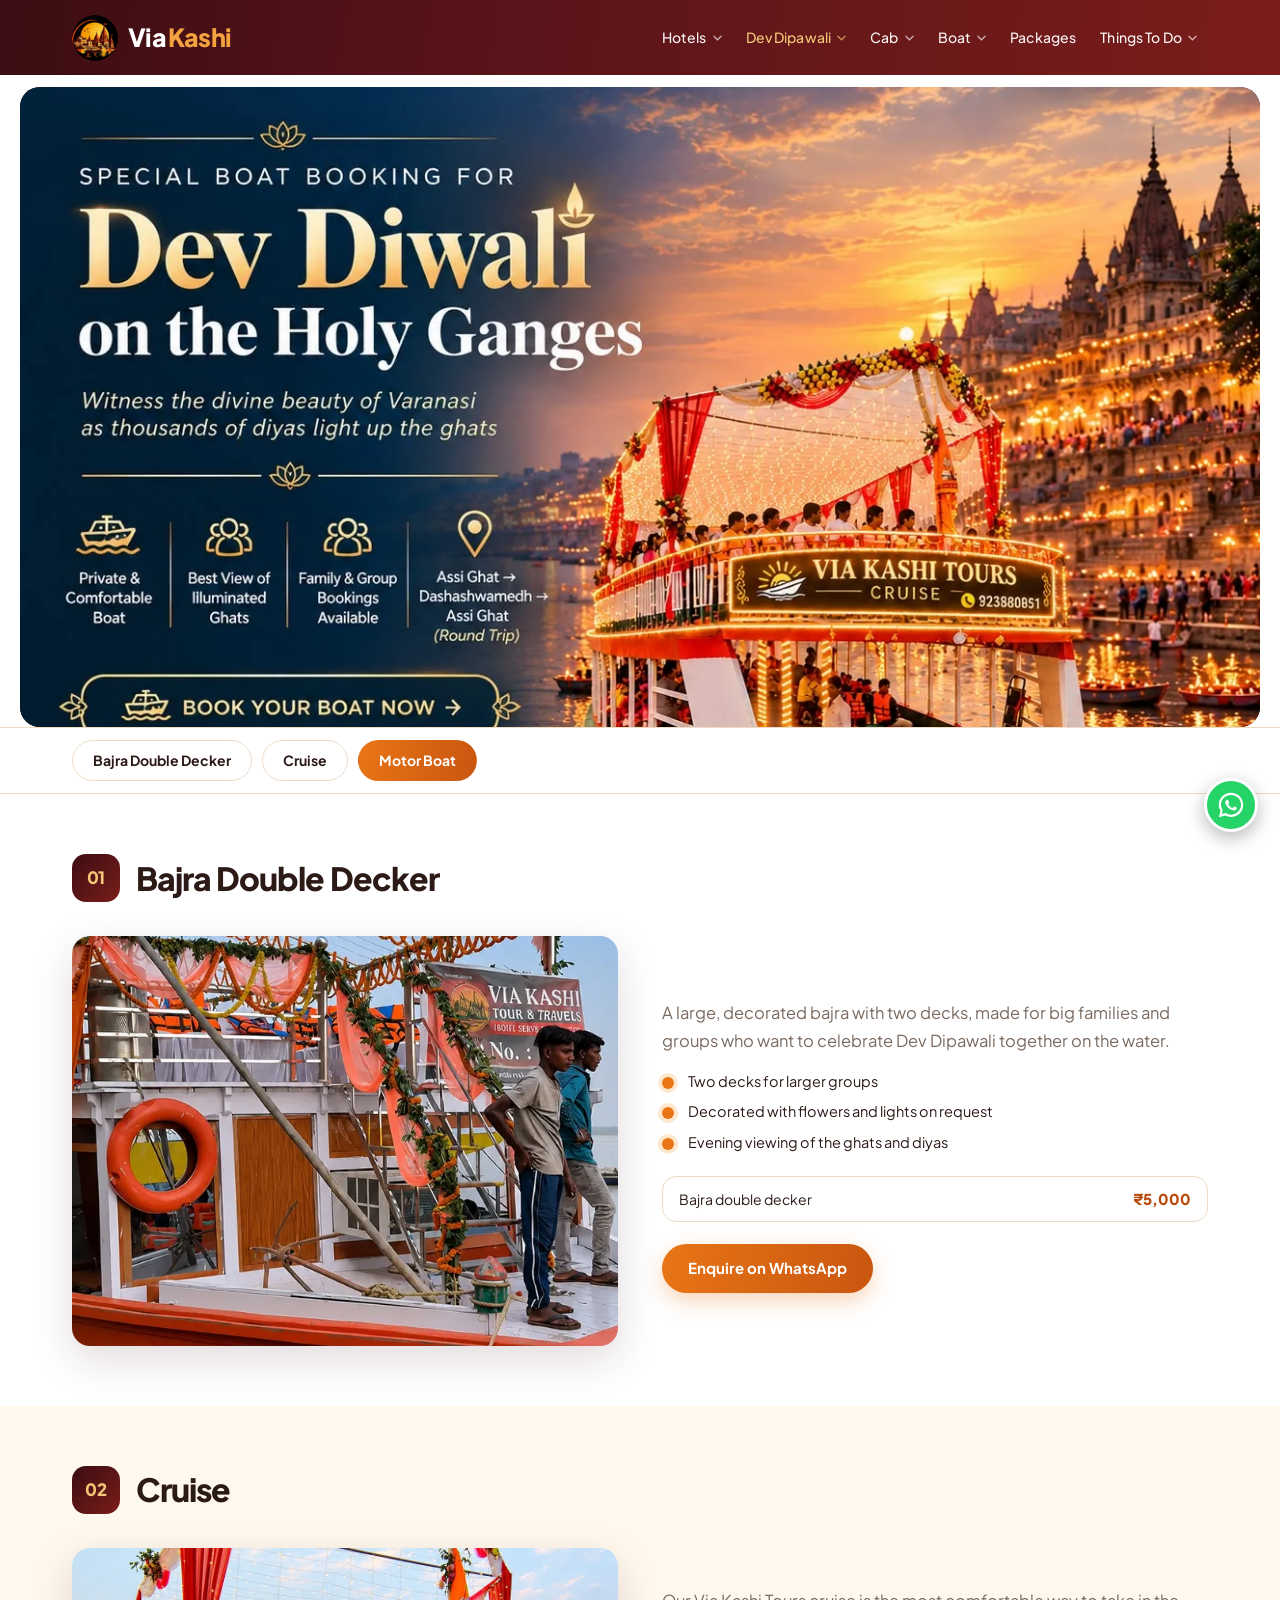
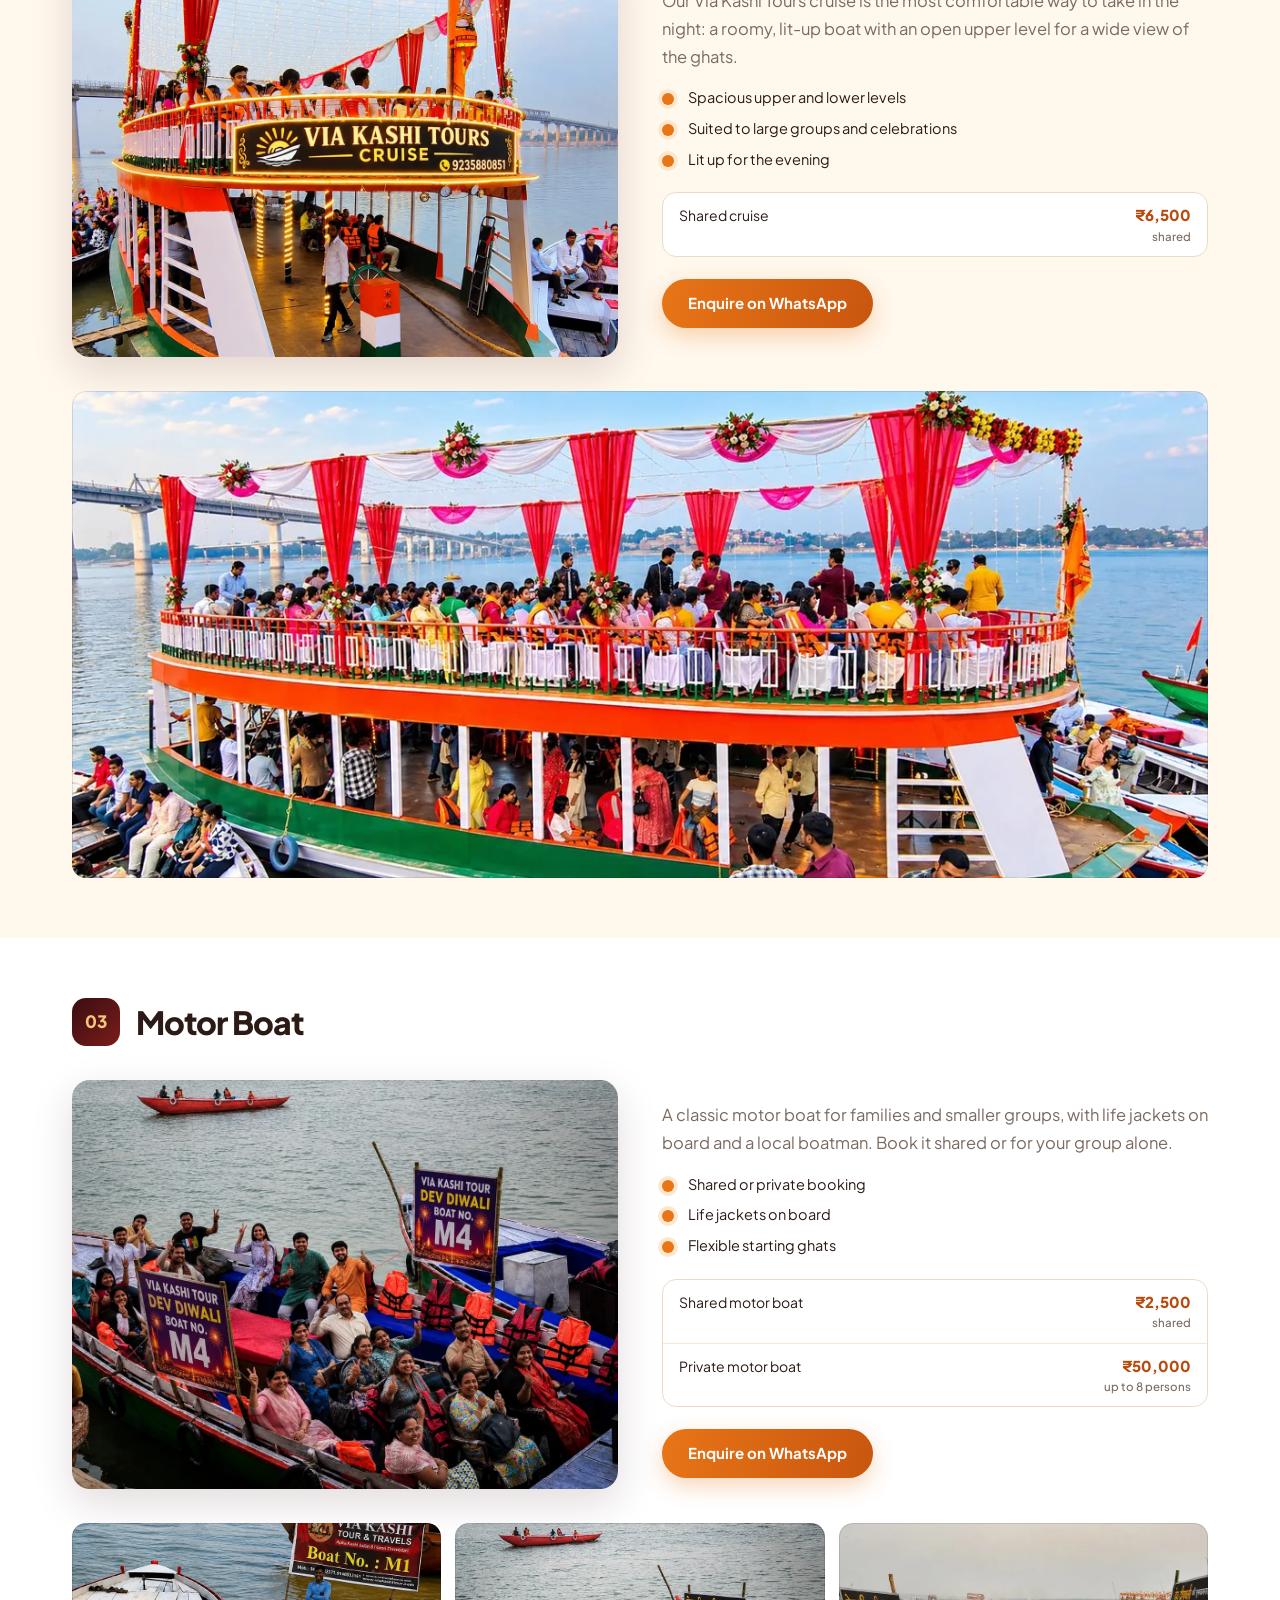
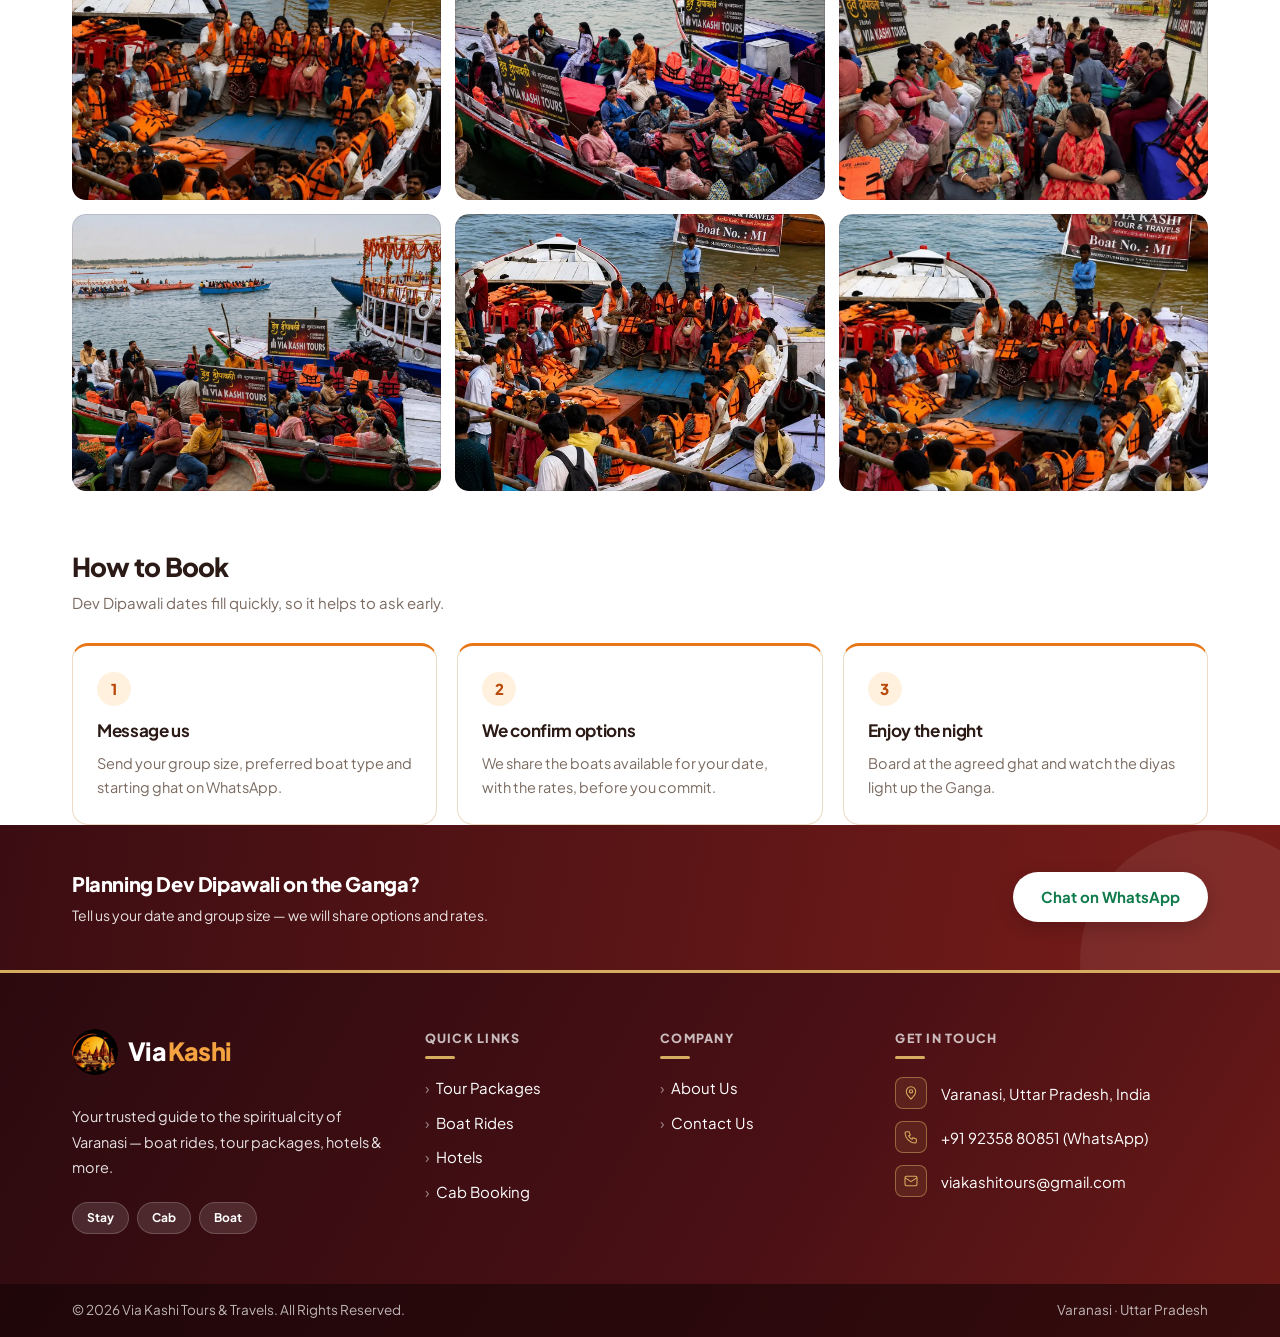
<file: dev-dipawali.html>
<!doctype html>
<html lang="en">
<head>
<meta charset="utf-8">
<meta name="viewport" content="width=device-width,initial-scale=1">
<title>Dev Dipawali Boat Booking in Varanasi | Via Kashi Tours &amp; Travels</title>
<meta name="description" content="Book a Bajra Double Decker, Cruise or Motor Boat for Dev Dipawali on the Ganga in Varanasi with Via Kashi Tours &amp; Travels.">
<meta name="theme-color" content="#3b0d12">
<link rel="icon" href="images/logo-mark.png">
<link rel="stylesheet" href="css/style.css">
</head>
<body>
<a class="sr" href="#main">Skip to content</a>
<div data-slot="header"></div>
<main id="main">
<section class="banner" aria-label="Dev Diwali boat booking on the Ganga with Via Kashi Tours"><img src="images/hero-1.webp" alt="Dev Diwali boat booking on the Ganga with Via Kashi Tours" style="object-position:center 40%" fetchpriority="high"><h1 class="sr">Dev Dipawali Boats</h1></section><nav class="anchors" aria-label="Boat types"><div class="container"><a href="#bajra">Bajra Double Decker</a><a href="#cruise">Cruise</a><a href="#motor">Motor Boat</a></div></nav><section class="sec" id="bajra"><div class="container">
<div class="dd__head"><span class="dd__num">01</span><h2>Bajra Double Decker</h2></div>
<div class="split split--dd"><div class="split__img"><img src="images/dd-bajra.webp" alt="Bajra double decker boat decorated with flowers and orange cloth on the Ganga" loading="lazy"></div>
<div><p class="dd__lead">A large, decorated bajra with two decks, made for big families and groups who want to celebrate Dev Dipawali together on the water.</p><ul class="ticks"><li>Two decks for larger groups</li><li>Decorated with flowers and lights on request</li><li>Evening viewing of the ghats and diyas</li></ul><div data-ptable="dd-bajra"></div><a class="btn btn--saffron" data-wa="Hi Via Kashi, I would like to book the Bajra Double Decker for Dev Dipawali." href="#">Enquire on WhatsApp</a></div></div></div></section><section class="sec sec--tint" id="cruise"><div class="container">
<div class="dd__head"><span class="dd__num">02</span><h2>Cruise</h2></div>
<div class="split split--dd"><div class="split__img"><img src="images/dd-cruise-1.webp" alt="Via Kashi Tours cruise boat on the Ganga" loading="lazy"></div>
<div><p class="dd__lead">Our Via Kashi Tours cruise is the most comfortable way to take in the night: a roomy, lit-up boat with an open upper level for a wide view of the ghats.</p><ul class="ticks"><li>Spacious upper and lower levels</li><li>Suited to large groups and celebrations</li><li>Lit up for the evening</li></ul><div data-ptable="dd-cruise"></div><a class="btn btn--saffron" data-wa="Hi Via Kashi, I would like to book the Cruise for Dev Dipawali." href="#">Enquire on WhatsApp</a></div></div><div class="gal gal--dd gal--wide"><button type="button" class="gal__b" data-lb aria-label="Enlarge photo of Via Kashi Tours cruise"><img src="images/dd-cruise-2.webp" alt="Via Kashi Tours cruise — photo 2" loading="lazy"></button></div></div></section><section class="sec" id="motor"><div class="container">
<div class="dd__head"><span class="dd__num">03</span><h2>Motor Boat</h2></div>
<div class="split split--dd"><div class="split__img"><img src="images/dd-motor-2.webp" alt="Guests on a Via Kashi motor boat on the Ganga" loading="lazy"></div>
<div><p class="dd__lead">A classic motor boat for families and smaller groups, with life jackets on board and a local boatman. Book it shared or for your group alone.</p><ul class="ticks"><li>Shared or private booking</li><li>Life jackets on board</li><li>Flexible starting ghats</li></ul><div data-ptable="dd-shared,dd-private"></div><a class="btn btn--saffron" data-wa="Hi Via Kashi, I would like to book a Motor Boat for Dev Dipawali." href="#">Enquire on WhatsApp</a></div></div><div class="gal gal--dd"><button type="button" class="gal__b" data-lb aria-label="Enlarge photo of Via Kashi motor boat"><img src="images/dd-motor-1.webp" alt="Via Kashi motor boat — photo 1" loading="lazy"></button><button type="button" class="gal__b" data-lb aria-label="Enlarge photo of Via Kashi motor boat"><img src="images/dd-motor-3.webp" alt="Via Kashi motor boat — photo 3" loading="lazy"></button><button type="button" class="gal__b" data-lb aria-label="Enlarge photo of Via Kashi motor boat"><img src="images/dd-motor-4.webp" alt="Via Kashi motor boat — photo 4" loading="lazy"></button><button type="button" class="gal__b" data-lb aria-label="Enlarge photo of Via Kashi motor boat"><img src="images/dd-motor-5.webp" alt="Via Kashi motor boat — photo 5" loading="lazy"></button><button type="button" class="gal__b" data-lb aria-label="Enlarge photo of Via Kashi motor boat"><img src="images/dd-motor-6.webp" alt="Via Kashi motor boat — photo 6" loading="lazy"></button><button type="button" class="gal__b" data-lb aria-label="Enlarge photo of Via Kashi motor boat"><img src="images/dd-motor-7.webp" alt="Via Kashi motor boat — photo 7" loading="lazy"></button></div></div></section><section class="sec"><div class="container"><h2>How to Book</h2><p class="sub-t">Dev Dipawali dates fill quickly, so it helps to ask early.</p>
<ol class="steps"><li><b>Message us</b><span>Send your group size, preferred boat type and starting ghat on WhatsApp.</span></li><li><b>We confirm options</b><span>We share the boats available for your date, with the rates, before you commit.</span></li><li><b>Enjoy the night</b><span>Board at the agreed ghat and watch the diyas light up the Ganga.</span></li></ol></div></section><section class="strip"><div class="container strip__in"><div><h2>Planning Dev Dipawali on the Ganga?</h2><p>Tell us your date and group size — we will share options and rates.</p></div><a class="btn btn--white" data-wa="Hi Via Kashi, I would like to plan a Dev Dipawali boat." href="#">Chat on WhatsApp</a></div></section>
<div class="lb" id="lb" hidden role="dialog" aria-modal="true" aria-label="Photo viewer"><button class="lb__x" type="button" aria-label="Close">&times;</button><button class="lb__n lb__n--p" type="button" aria-label="Previous photo">&#8249;</button><img alt=""><button class="lb__n lb__n--n" type="button" aria-label="Next photo">&#8250;</button></div>
</main>
<div data-slot="footer"></div>
<script src="js/config.js"></script>
<script src="js/data.js"></script>
<script src="js/layout.js"></script>
<script src="js/prices.js"></script>
<script src="js/dev-dipawali.js"></script></body>
</html>
</file>
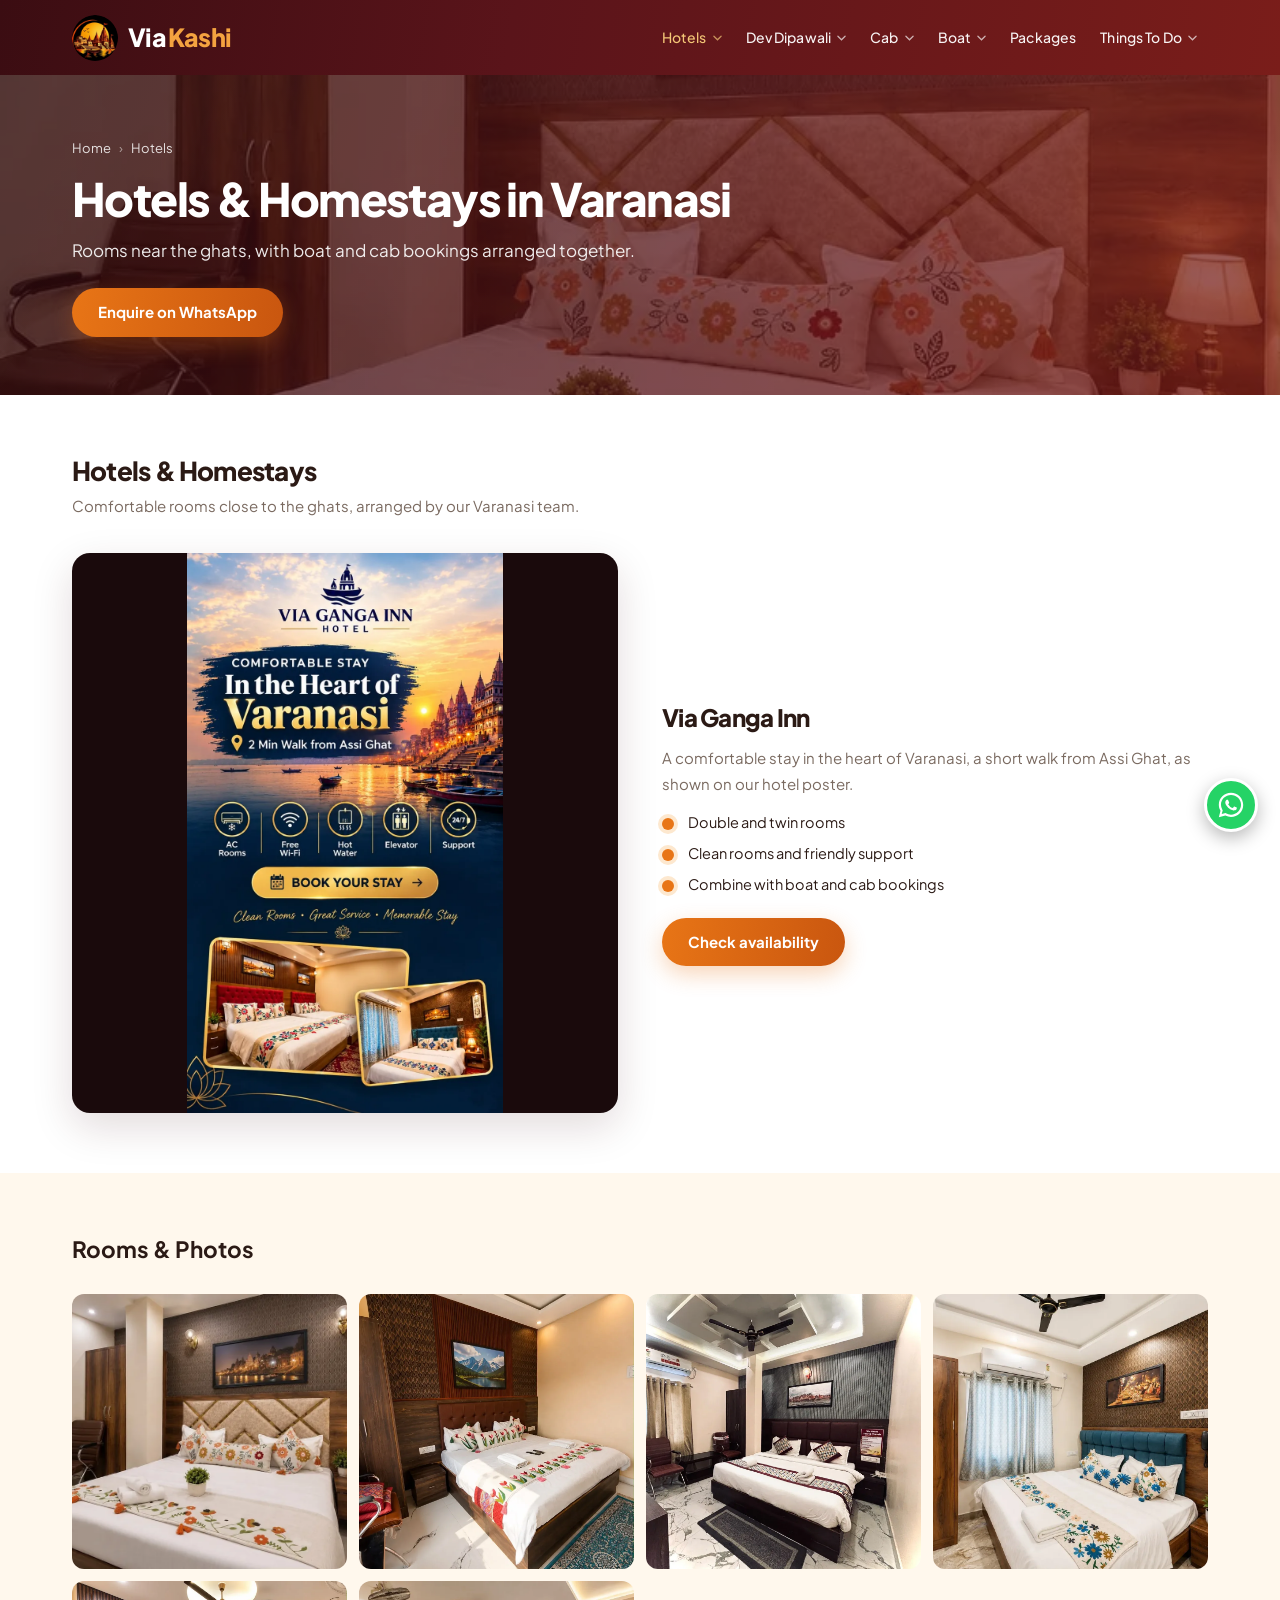
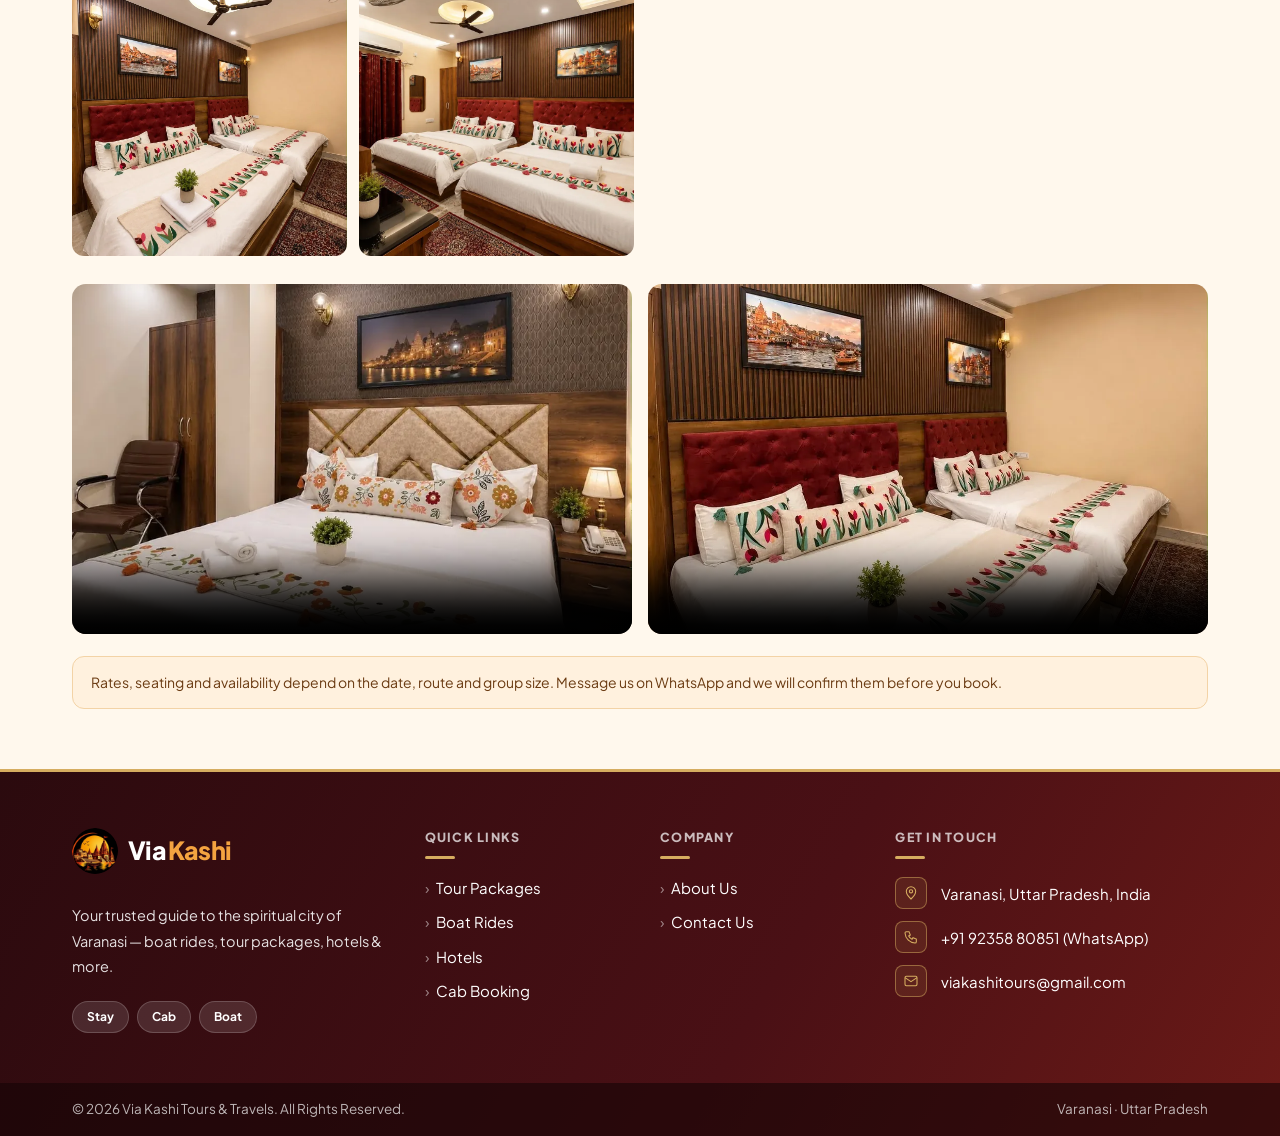
<file: hotels.html>
<!doctype html>
<html lang="en">
<head>
<meta charset="utf-8">
<meta name="viewport" content="width=device-width,initial-scale=1">
<title>Hotels &amp; Homestays in Varanasi | Via Kashi Tours &amp; Travels</title>
<meta name="description" content="Stay at Via Ganga Inn near the Varanasi ghats. Double and twin rooms arranged by Via Kashi Tours &amp; Travels.">
<meta name="theme-color" content="#3b0d12">
<link rel="icon" href="images/logo-mark.png">
<link rel="stylesheet" href="css/style.css">
</head>
<body>
<a class="sr" href="#main">Skip to content</a>
<div data-slot="header"></div>
<main id="main">
<section class="phero"><div class="phero__img" style="background-image:url(images/hotel-room-double-1.webp)"></div><div class="container phero__in">
<div class="phero__txt"><div class="crumbs"><a href="index.html">Home</a><span>›</span>Hotels</div>
<h1>Hotels &amp; Homestays in Varanasi</h1><p>Rooms near the ghats, with boat and cab bookings arranged together.</p><a class="btn btn--saffron" data-wa="Hi Via Kashi, I would like to book a hotel in Varanasi." href="#">Enquire on WhatsApp</a></div>
</div></section>
<section class="sec"><div class="container"><h2>Hotels &amp; Homestays</h2>
<p class="sub-t">Comfortable rooms close to the ghats, arranged by our Varanasi team.</p>
<div class="split" id="via-ganga-inn"><div class="split__img"><img class="poster" src="images/poster-hotel.webp" alt="Via Ganga Inn" loading="lazy"></div><div><h3>Via Ganga Inn</h3><p>A comfortable stay in the heart of Varanasi, a short walk from Assi Ghat, as shown on our hotel poster.</p><ul class="ticks"><li>Double and twin rooms</li><li>Clean rooms and friendly support</li><li>Combine with boat and cab bookings</li></ul><a class="btn btn--saffron" data-wa="Hi Via Kashi, I would like to book a room at Via Ganga Inn." href="#">Check availability</a></div></div>
</div></section>
<section class="sec--tint"><div class="container"><h2>Rooms &amp; Photos</h2><div class="gal"><img src="images/hotel-room-double-1.webp" alt="Room at Via Ganga Inn" loading="lazy"><img src="images/hotel-room-double-2.webp" alt="Room at Via Ganga Inn" loading="lazy"><img src="images/hotel-room-double-3.webp" alt="Room at Via Ganga Inn" loading="lazy"><img src="images/hotel-room-double-4.webp" alt="Room at Via Ganga Inn" loading="lazy"><img src="images/hotel-room-twin-1.webp" alt="Room at Via Ganga Inn" loading="lazy"><img src="images/hotel-room-twin-2.webp" alt="Room at Via Ganga Inn" loading="lazy"></div>
<div class="vid"><video controls preload="none" playsinline poster="images/hotel-room-double-1.webp"><source src="video/hotel-tour-1.mp4" type="video/mp4"></video><video controls preload="none" playsinline poster="images/hotel-room-twin-1.webp"><source src="video/hotel-tour-2.mp4" type="video/mp4"></video></div>
<div class="note">Rates, seating and availability depend on the date, route and group size. Message us on WhatsApp and we will confirm them before you book.</div></div></section>
</main>
<div data-slot="footer"></div>
<script src="js/config.js"></script>
<script src="js/data.js"></script>
<script src="js/layout.js"></script>
<script src="js/prices.js"></script>
</body>
</html>
</file>
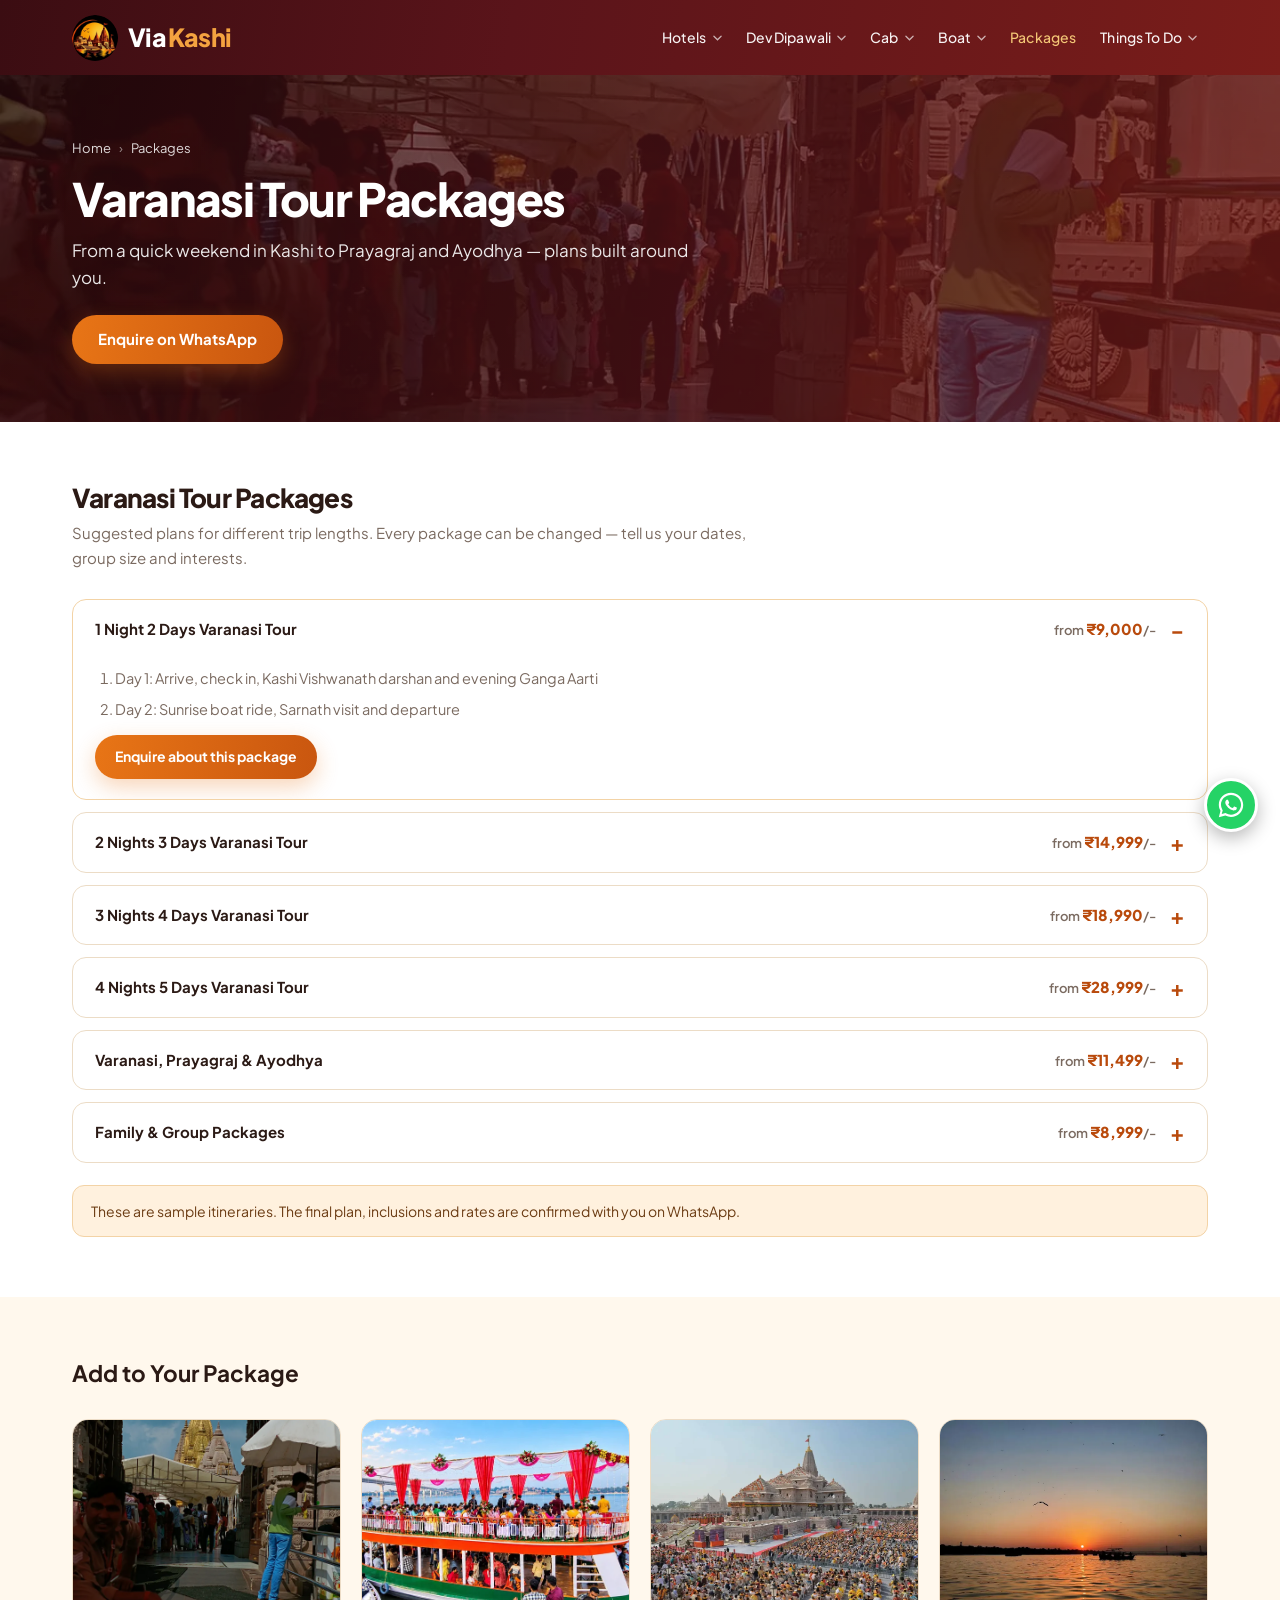
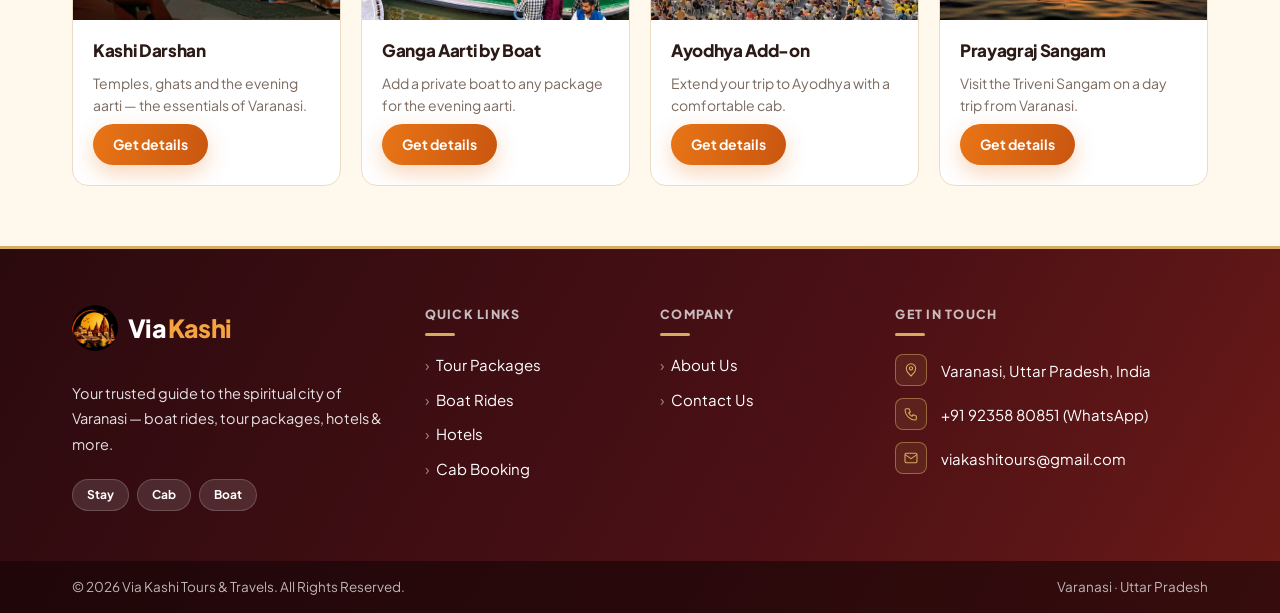
<file: packages.html>
<!doctype html>
<html lang="en">
<head>
<meta charset="utf-8">
<meta name="viewport" content="width=device-width,initial-scale=1">
<title>Varanasi Tour Packages | Via Kashi Tours &amp; Travels</title>
<meta name="description" content="Varanasi tour packages from 1 night to 5 days, with Prayagraj and Ayodhya options, arranged by Via Kashi Tours &amp; Travels.">
<meta name="theme-color" content="#3b0d12">
<link rel="icon" href="images/logo-mark.png">
<link rel="stylesheet" href="css/style.css">
</head>
<body>
<a class="sr" href="#main">Skip to content</a>
<div data-slot="header"></div>
<main id="main">
<section class="phero"><div class="phero__img" style="background-image:url(images/kvt-spire-gate.webp)"></div><div class="container phero__in">
<div class="phero__txt"><div class="crumbs"><a href="index.html">Home</a><span>›</span>Packages</div>
<h1>Varanasi Tour Packages</h1><p>From a quick weekend in Kashi to Prayagraj and Ayodhya — plans built around you.</p><a class="btn btn--saffron" data-wa="Hi Via Kashi, I would like to plan a tour package." href="#">Enquire on WhatsApp</a></div>
</div></section>
<section class="sec"><div class="container"><h2>Varanasi Tour Packages</h2>
<p class="sub-t">Suggested plans for different trip lengths. Every package can be changed — tell us your dates, group size and interests.</p>
<div class="acc"><details open><summary><span>1 Night 2 Days Varanasi Tour</span><span class="acc__p" data-price="p-1n2d"></span></summary><div class="acc__b"><ol><li>Day 1: Arrive, check in, Kashi Vishwanath darshan and evening Ganga Aarti</li><li>Day 2: Sunrise boat ride, Sarnath visit and departure</li></ol><a class="btn btn--saffron" data-wa="Hi Via Kashi, I would like details of the 1 Night 2 Days Varanasi Tour package." href="#" style="padding:10px 20px;font-size:14px">Enquire about this package</a></div></details><details><summary><span>2 Nights 3 Days Varanasi Tour</span><span class="acc__p" data-price="p-2n3d"></span></summary><div class="acc__b"><ol><li>Day 1: Arrival, temples and evening Ganga Aarti</li><li>Day 2: Morning boat ride, local sightseeing and Sarnath</li><li>Day 3: Assi Ghat and departure</li></ol><a class="btn btn--saffron" data-wa="Hi Via Kashi, I would like details of the 2 Nights 3 Days Varanasi Tour package." href="#" style="padding:10px 20px;font-size:14px">Enquire about this package</a></div></details><details><summary><span>3 Nights 4 Days Varanasi Tour</span><span class="acc__p" data-price="p-3n4d"></span></summary><div class="acc__b"><ol><li>Day 1: Arrival and Ganga Aarti</li><li>Day 2: Boat ride, temples and the old city</li><li>Day 3: Sarnath and Ramnagar Fort</li><li>Day 4: Free morning and departure</li></ol><a class="btn btn--saffron" data-wa="Hi Via Kashi, I would like details of the 3 Nights 4 Days Varanasi Tour package." href="#" style="padding:10px 20px;font-size:14px">Enquire about this package</a></div></details><details><summary><span>4 Nights 5 Days Varanasi Tour</span><span class="acc__p" data-price="p-4n5d"></span></summary><div class="acc__b"><ol><li>Day 1–2: Varanasi ghats, temples and Ganga Aarti</li><li>Day 3: Sarnath and local food walk</li><li>Day 4: Day trip as per your interest</li><li>Day 5: Departure</li></ol><a class="btn btn--saffron" data-wa="Hi Via Kashi, I would like details of the 4 Nights 5 Days Varanasi Tour package." href="#" style="padding:10px 20px;font-size:14px">Enquire about this package</a></div></details><details><summary><span>Varanasi, Prayagraj & Ayodhya</span><span class="acc__p" data-price="p-trio"></span></summary><div class="acc__b"><ol><li>Varanasi: ghats, Kashi Vishwanath and Ganga Aarti</li><li>Prayagraj: Triveni Sangam</li><li>Ayodhya: Ram Mandir and nearby temples</li><li>Cab and stays arranged to suit your dates</li></ol><a class="btn btn--saffron" data-wa="Hi Via Kashi, I would like details of the Varanasi, Prayagraj &amp; Ayodhya package." href="#" style="padding:10px 20px;font-size:14px">Enquire about this package</a></div></details><details><summary><span>Family & Group Packages</span><span class="acc__p" data-price="p-family"></span></summary><div class="acc__b"><ol><li>Custom itinerary for your group size</li><li>Cab, boat and hotel arranged together</li><li>Tell us your dates and interests</li></ol><a class="btn btn--saffron" data-wa="Hi Via Kashi, I would like details of the Family &amp; Group Packages package." href="#" style="padding:10px 20px;font-size:14px">Enquire about this package</a></div></details></div>
<div class="note">These are sample itineraries. The final plan, inclusions and rates are confirmed with you on WhatsApp.</div></div></section>
<section class="sec--tint"><div class="container"><h2>Add to Your Package</h2><div class="grid grid--4"><article class="tile"><div class="tile__img"><img src="images/kvt-spire-gate.webp" alt="Kashi Darshan" loading="lazy"></div><div class="tile__b"><h3>Kashi Darshan</h3><p>Temples, ghats and the evening aarti — the essentials of Varanasi.</p><a class="btn btn--saffron" data-wa="Hi Via Kashi, I would like details of Kashi Darshan." href="#">Get details</a></div></article><article class="tile"><div class="tile__img"><img src="images/boat-cruise.webp" alt="Ganga Aarti by Boat" loading="lazy"></div><div class="tile__b"><h3>Ganga Aarti by Boat</h3><p>Add a private boat to any package for the evening aarti.</p><a class="btn btn--saffron" data-wa="Hi Via Kashi, I would like details of Ganga Aarti by Boat." href="#">Get details</a></div></article><article class="tile"><div class="tile__img"><img src="images/ayodhya-ram-mandir.webp" alt="Ayodhya Add-on" loading="lazy"></div><div class="tile__b"><h3>Ayodhya Add-on</h3><p>Extend your trip to Ayodhya with a comfortable cab.</p><a class="btn btn--saffron" data-wa="Hi Via Kashi, I would like details of Ayodhya Add-on." href="#">Get details</a></div></article><article class="tile"><div class="tile__img"><img src="images/prayagraj-sangam.webp" alt="Prayagraj Sangam" loading="lazy"></div><div class="tile__b"><h3>Prayagraj Sangam</h3><p>Visit the Triveni Sangam on a day trip from Varanasi.</p><a class="btn btn--saffron" data-wa="Hi Via Kashi, I would like details of Prayagraj Sangam." href="#">Get details</a></div></article></div></div></section>
</main>
<div data-slot="footer"></div>
<script src="js/config.js"></script>
<script src="js/data.js"></script>
<script src="js/layout.js"></script>
<script src="js/prices.js"></script>
</body>
</html>
</file>
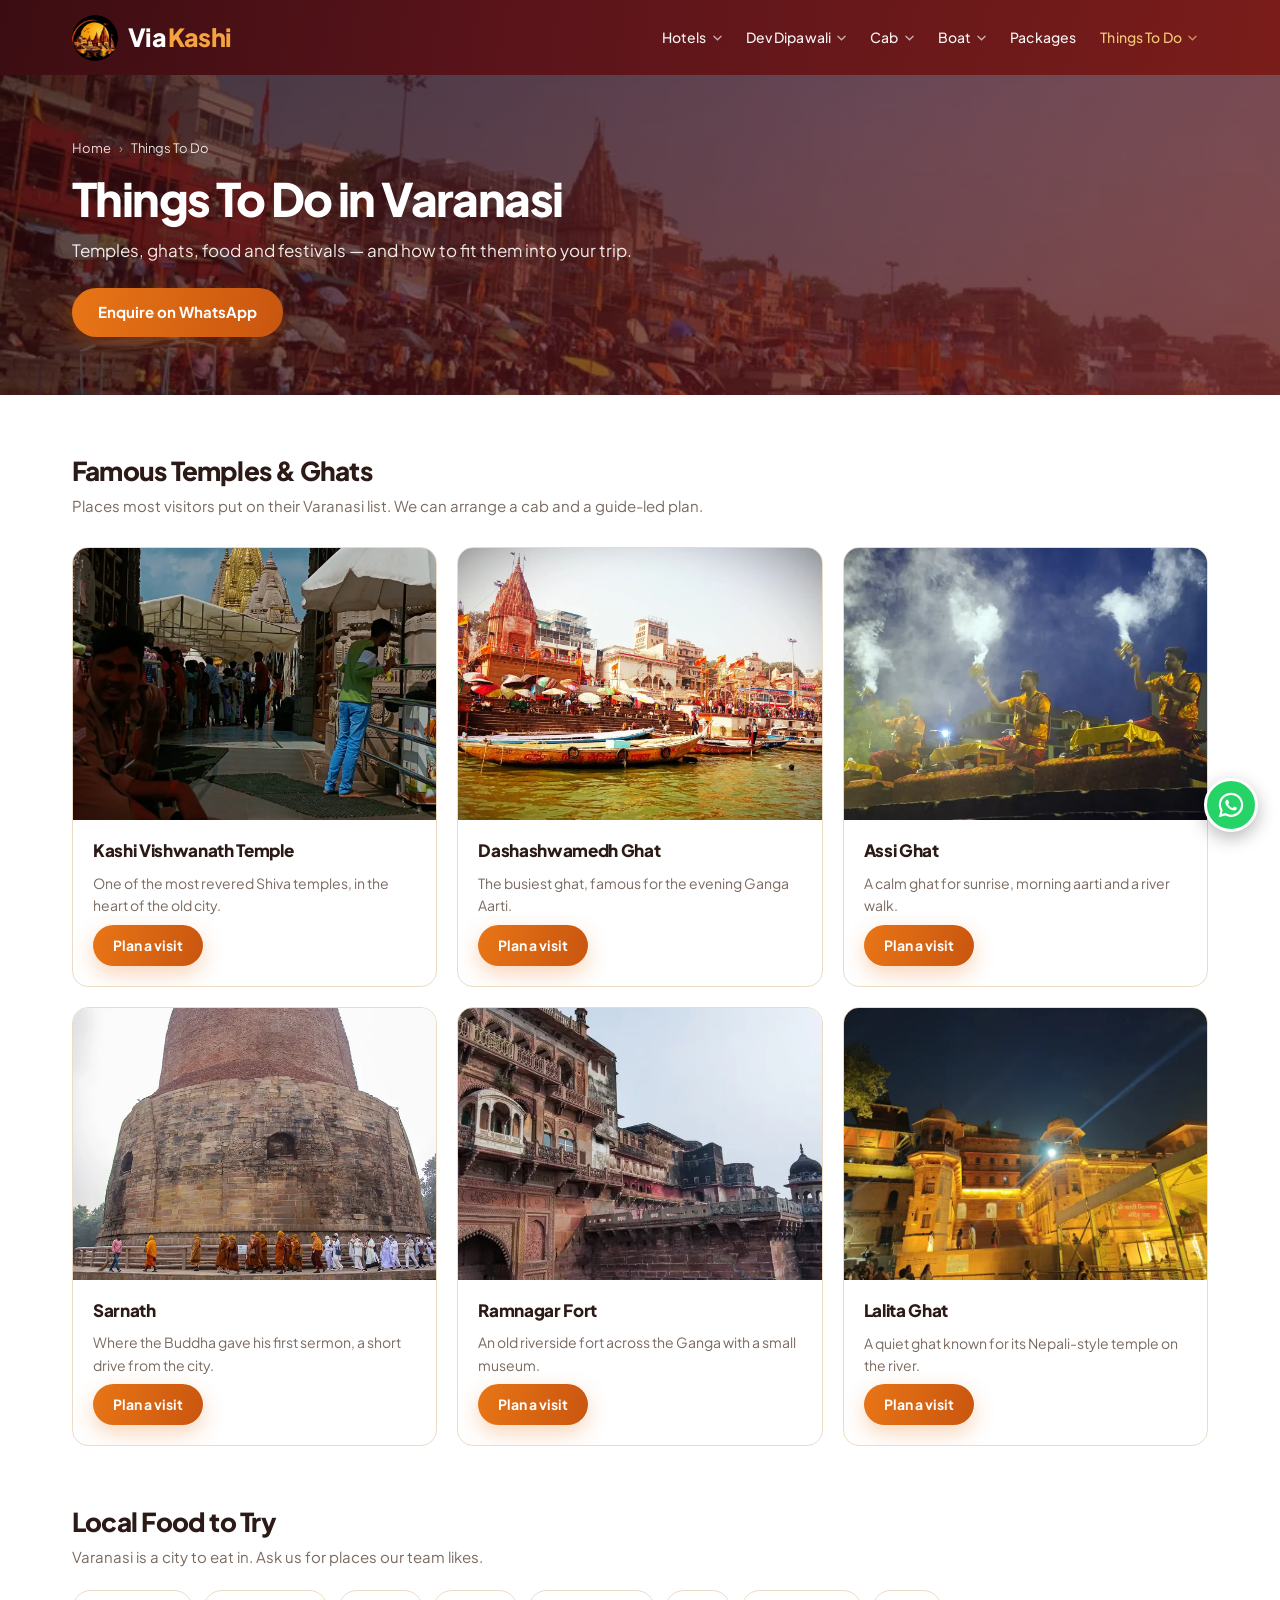
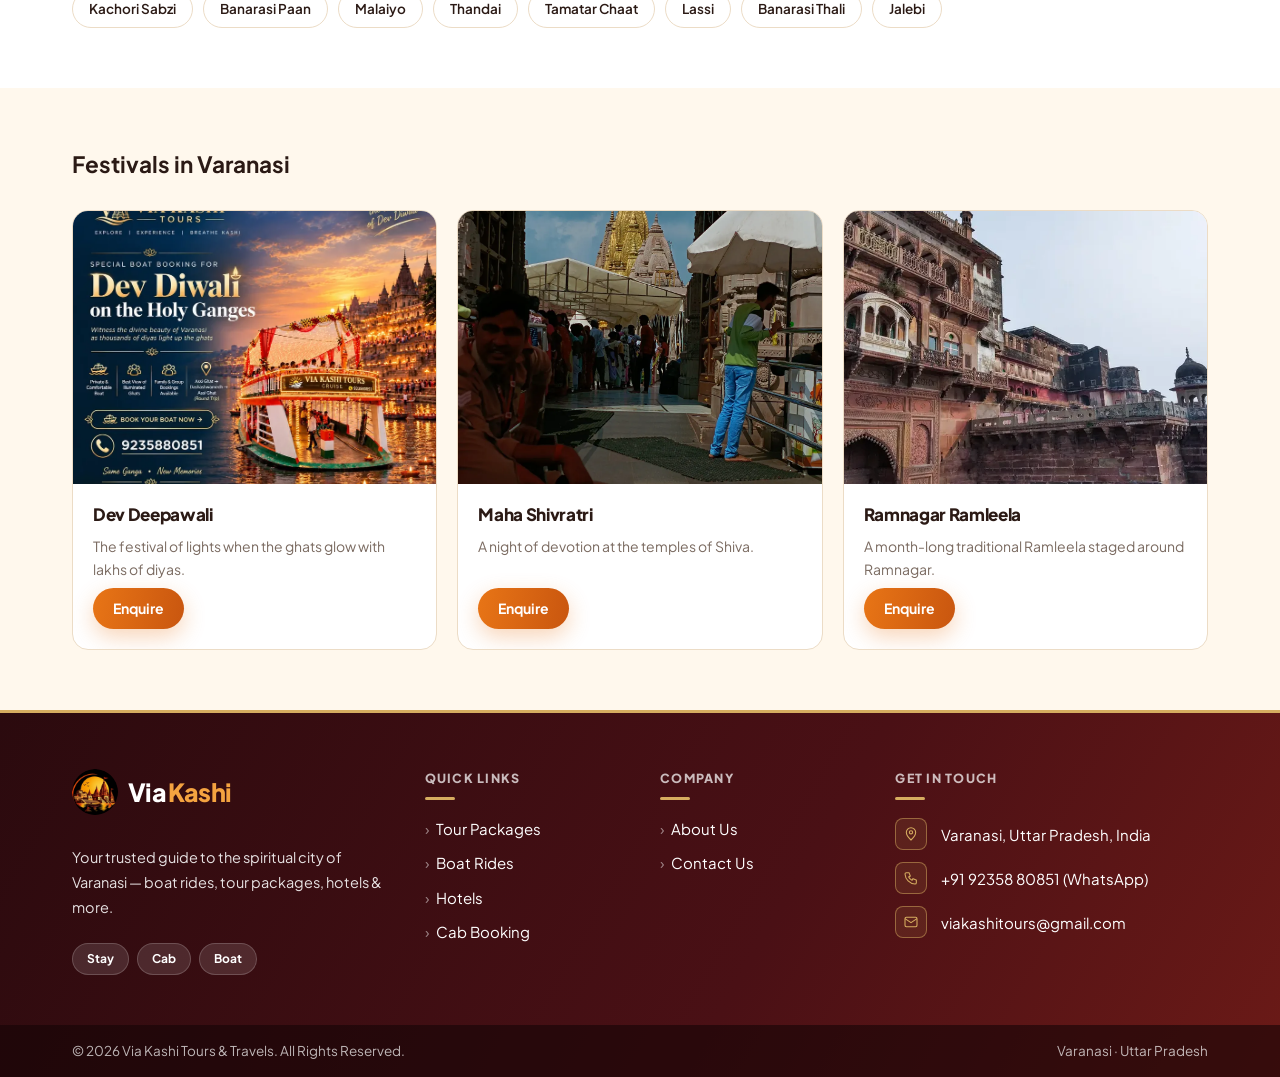
<file: things-to-do.html>
<!doctype html>
<html lang="en">
<head>
<meta charset="utf-8">
<meta name="viewport" content="width=device-width,initial-scale=1">
<title>Things To Do in Varanasi | Via Kashi Tours &amp; Travels</title>
<meta name="description" content="Temples, ghats, local food and festivals — things to do in Varanasi, with cab and boat help from Via Kashi Tours &amp; Travels.">
<meta name="theme-color" content="#3b0d12">
<link rel="icon" href="images/logo-mark.png">
<link rel="stylesheet" href="css/style.css">
</head>
<body>
<a class="sr" href="#main">Skip to content</a>
<div data-slot="header"></div>
<main id="main">
<section class="phero"><div class="phero__img" style="background-image:url(images/dashashwamedh-ghat.webp)"></div><div class="container phero__in">
<div class="phero__txt"><div class="crumbs"><a href="index.html">Home</a><span>›</span>Things To Do</div>
<h1>Things To Do in Varanasi</h1><p>Temples, ghats, food and festivals — and how to fit them into your trip.</p><a class="btn btn--saffron" data-wa="Hi Via Kashi, I would like help planning things to do in Varanasi." href="#">Enquire on WhatsApp</a></div>
</div></section>
<section class="sec"><div class="container"><h2>Famous Temples &amp; Ghats</h2><p class="sub-t">Places most visitors put on their Varanasi list. We can arrange a cab and a guide-led plan.</p><div class="grid grid--3"><article class="tile"><div class="tile__img"><img src="images/kvt-spire-gate.webp" alt="Kashi Vishwanath Temple" loading="lazy"></div><div class="tile__b"><h3>Kashi Vishwanath Temple</h3><p>One of the most revered Shiva temples, in the heart of the old city.</p><a class="btn btn--saffron" data-wa="Hi Via Kashi, I want to visit Kashi Vishwanath Temple. Can you help plan it?" href="#">Plan a visit</a></div></article><article class="tile"><div class="tile__img"><img src="images/dashashwamedh-ghat-colourful.webp" alt="Dashashwamedh Ghat" loading="lazy"></div><div class="tile__b"><h3>Dashashwamedh Ghat</h3><p>The busiest ghat, famous for the evening Ganga Aarti.</p><a class="btn btn--saffron" data-wa="Hi Via Kashi, I want to visit Dashashwamedh Ghat. Can you help plan it?" href="#">Plan a visit</a></div></article><article class="tile"><div class="tile__img"><img src="images/assi-ghat-morning-aarti.webp" alt="Assi Ghat" loading="lazy"></div><div class="tile__b"><h3>Assi Ghat</h3><p>A calm ghat for sunrise, morning aarti and a river walk.</p><a class="btn btn--saffron" data-wa="Hi Via Kashi, I want to visit Assi Ghat. Can you help plan it?" href="#">Plan a visit</a></div></article><article class="tile"><div class="tile__img"><img src="images/sarnath-dhamek-monks.webp" alt="Sarnath" loading="lazy"></div><div class="tile__b"><h3>Sarnath</h3><p>Where the Buddha gave his first sermon, a short drive from the city.</p><a class="btn btn--saffron" data-wa="Hi Via Kashi, I want to visit Sarnath. Can you help plan it?" href="#">Plan a visit</a></div></article><article class="tile"><div class="tile__img"><img src="images/ramnagar-fort.webp" alt="Ramnagar Fort" loading="lazy"></div><div class="tile__b"><h3>Ramnagar Fort</h3><p>An old riverside fort across the Ganga with a small museum.</p><a class="btn btn--saffron" data-wa="Hi Via Kashi, I want to visit Ramnagar Fort. Can you help plan it?" href="#">Plan a visit</a></div></article><article class="tile"><div class="tile__img"><img src="images/lalita-ghat-night.webp" alt="Lalita Ghat" loading="lazy"></div><div class="tile__b"><h3>Lalita Ghat</h3><p>A quiet ghat known for its Nepali-style temple on the river.</p><a class="btn btn--saffron" data-wa="Hi Via Kashi, I want to visit Lalita Ghat. Can you help plan it?" href="#">Plan a visit</a></div></article></div></div></section>
<section class="sec" id="food"><div class="container"><h2>Local Food to Try</h2><p class="sub-t">Varanasi is a city to eat in. Ask us for places our team likes.</p><div class="chips2"><span>Kachori Sabzi</span><span>Banarasi Paan</span><span>Malaiyo</span><span>Thandai</span><span>Tamatar Chaat</span><span>Lassi</span><span>Banarasi Thali</span><span>Jalebi</span></div></div></section>
<section class="sec--tint" id="festivals"><div class="container"><h2>Festivals in Varanasi</h2><div class="grid grid--3"><article class="tile"><div class="tile__img"><img src="images/poster-devdiwali.webp" alt="Dev Deepawali" loading="lazy"></div><div class="tile__b"><h3>Dev Deepawali</h3><p>The festival of lights when the ghats glow with lakhs of diyas.</p><a class="btn btn--saffron" data-wa="Hi Via Kashi, I would like to plan a visit for Dev Deepawali." href="#">Enquire</a></div></article><article class="tile"><div class="tile__img"><img src="images/kvt-spire-gate.webp" alt="Maha Shivratri" loading="lazy"></div><div class="tile__b"><h3>Maha Shivratri</h3><p>A night of devotion at the temples of Shiva.</p><a class="btn btn--saffron" data-wa="Hi Via Kashi, I would like to plan a visit for Maha Shivratri." href="#">Enquire</a></div></article><article class="tile"><div class="tile__img"><img src="images/ramnagar-fort.webp" alt="Ramnagar Ramleela" loading="lazy"></div><div class="tile__b"><h3>Ramnagar Ramleela</h3><p>A month-long traditional Ramleela staged around Ramnagar.</p><a class="btn btn--saffron" data-wa="Hi Via Kashi, I would like to plan a visit for Ramnagar Ramleela." href="#">Enquire</a></div></article></div></div></section>
</main>
<div data-slot="footer"></div>
<script src="js/config.js"></script>
<script src="js/data.js"></script>
<script src="js/layout.js"></script>
<script src="js/prices.js"></script>
</body>
</html>
</file>
<file: css/style.css>
/* Via Kashi Tours & Travels — main site stylesheet */
@font-face{font-family:'Plus Jakarta Sans';font-weight:400;font-display:swap;src:url(../fonts/plus-jakarta-sans-400.ttf) format('truetype')}
@font-face{font-family:'Plus Jakarta Sans';font-weight:500;font-display:swap;src:url(../fonts/plus-jakarta-sans-500.ttf) format('truetype')}
@font-face{font-family:'Plus Jakarta Sans';font-weight:600;font-display:swap;src:url(../fonts/plus-jakarta-sans-600.ttf) format('truetype')}
@font-face{font-family:'Plus Jakarta Sans';font-weight:700;font-display:swap;src:url(../fonts/plus-jakarta-sans-700.ttf) format('truetype')}
@font-face{font-family:'Plus Jakarta Sans';font-weight:800;font-display:swap;src:url(../fonts/plus-jakarta-sans-800.ttf) format('truetype')}

:root{
  --purple-d:#3b0d12; --purple:#7a1d1a; --purple-m:#5a141a; --accent:#b94a0c; --gold:#d6ad60; --orange:#e87516; --ink:#2b1a15; --muted:#7a6a60;
  --line:#ecdcc6; --soft:#fff8ed; --gutter:72px; --head-h:75px;
}
*,*::before,*::after{box-sizing:border-box}
html{scroll-behavior:smooth;-webkit-text-size-adjust:100%}
body{margin:0;font-family:'Plus Jakarta Sans',system-ui,sans-serif;font-size:15px;line-height:1.5;color:var(--ink);background:#fff;overflow-x:hidden}
img{max-width:100%;display:block}
a{color:inherit;text-decoration:none}
ul{list-style:none;margin:0;padding:0}
h1,h2,h3,h4,p{margin:0}
button{font:inherit;cursor:pointer}
.container{width:min(1296px,100% - var(--gutter)*2);margin-inline:auto}
.noscroll{overflow:hidden}
.sr{position:absolute;width:1px;height:1px;overflow:hidden;clip:rect(0 0 0 0)}
:focus-visible{outline:3px solid #d6ad60;outline-offset:2px}

/* ---------- header ---------- */
.site-header{position:sticky;top:0;z-index:50;height:var(--head-h);background:linear-gradient(100deg,var(--purple-d),var(--purple-m) 40%,var(--purple));color:#fff;transition:box-shadow .25s}
.site-header.stuck{box-shadow:0 4px 18px rgba(59,13,18,.35)}
.site-header__in{width:min(1296px,100% - var(--gutter)*2);height:100%;margin-inline:auto;display:flex;align-items:center;justify-content:space-between;position:relative}
.logo{display:inline-flex;align-items:center;gap:10px}
.logo img{border-radius:50%;width:46px;height:46px}
.logo__txt{display:flex;flex-direction:column;line-height:1}
.logo__txt b{font-weight:800;font-size:25px;letter-spacing:-.03em;color:#fff}
.logo__txt b i{font-style:normal;color:#f4a340;margin-left:2px}
.logo__txt small{font-size:7.5px;font-weight:700;letter-spacing:.09em;text-transform:uppercase;margin-top:4px;opacity:.9}
.desk-nav{position:absolute;left:50%;top:0;transform:translateX(-50%);height:100%}
.desk-nav>ul{display:flex;height:100%;gap:2px}
.desk-nav>ul>li{position:relative;display:flex;align-items:center}
.desk-nav>ul>li>a{display:flex;align-items:center;gap:6px;white-space:nowrap;padding:0 16px;height:100%;font-size:15px;font-weight:500;letter-spacing:.01em;opacity:.95;transition:opacity .2s,color .2s}
.desk-nav>ul>li>a:hover,.desk-nav>ul>li>a.on{opacity:1;color:#f4c777}
.chev{opacity:.7;transition:transform .2s}
.has-sub:hover .chev{transform:rotate(180deg)}
.sub{position:absolute;top:calc(100% - 6px);left:50%;min-width:220px;transform:translate(-50%,8px);background:#fff;color:var(--ink);border-radius:12px;padding:8px;box-shadow:0 14px 40px rgba(59,13,18,.25);opacity:0;visibility:hidden;transition:.2s}
.has-sub:hover .sub,.has-sub:focus-within .sub{opacity:1;visibility:visible;transform:translate(-50%,0)}
.sub a{display:block;padding:10px 14px;border-radius:8px;font-size:14px;font-weight:500}
.sub a:hover{background:#fff1de;color:var(--purple)}
.burger{display:none;width:42px;height:42px;background:none;border:0;padding:0;flex-direction:column;justify-content:center;align-items:center;gap:5px}
.burger span{width:22px;height:2px;background:#fff;border-radius:2px}

/* drawer */
.drawer-bg{position:fixed;inset:0;background:rgba(25,5,8,.6);opacity:0;visibility:hidden;transition:.25s;z-index:80}
.drawer{position:fixed;top:0;right:0;bottom:0;width:min(320px,86vw);background:#fff;z-index:90;transform:translateX(100%);transition:transform .3s;display:flex;flex-direction:column;padding:16px 20px 24px;overflow:auto}
.drawer.open{transform:none}.drawer-bg.open{opacity:1;visibility:visible}
.drawer__top{display:flex;justify-content:space-between;align-items:center;background:linear-gradient(100deg,var(--purple-d),var(--purple));margin:-16px -20px 12px;padding:14px 20px}
.drawer__x{background:none;border:0;color:#fff;font-size:32px;line-height:1}
.drawer nav a{display:block;padding:14px 4px;border-bottom:1px solid var(--line);font-weight:600}
.drawer__wa{margin-top:auto}

/* buttons */
.btn{display:inline-flex;align-items:center;justify-content:center;gap:8px;border-radius:999px;font-weight:700;padding:13px 26px;border:0;text-align:center}
.btn--wa{background:#25d366;color:#fff;margin-top:18px}
.btn--white{background:#fff;color:#0f7a4a}

/* ---------- hero ---------- */
.hero{position:relative;margin:12px 20px 0;height:clamp(420px,50vw,720px);border-radius:20px;overflow:hidden;background:#2b0a0e;color:#fff;isolation:isolate}
.hero__slide{position:absolute;inset:0;opacity:0;visibility:hidden;transition:opacity .8s ease,visibility .8s}
.hero__slide.on{opacity:1;visibility:visible}
.hero__slide img{position:absolute;inset:0;width:100%;height:100%;object-fit:cover;object-position:var(--pd,center)}
.hero__arrow{position:absolute;top:50%;transform:translateY(-50%);width:40px;height:40px;border-radius:50%;border:0;background:rgba(255,255,255,.18);backdrop-filter:blur(6px);color:#fff;display:grid;place-items:center;z-index:3;transition:background .2s}
.hero__arrow:hover{background:rgba(255,255,255,.34)}.hero__arrow--l{left:16px}.hero__arrow--r{right:16px}
.hero__dots{position:absolute;bottom:10px;left:50%;transform:translateX(-50%);display:flex;gap:6px;z-index:3}
.hero__dots button{width:8px;height:8px;border-radius:99px;border:0;padding:0;background:rgba(255,255,255,.45);transition:.3s}
.hero__dots button.on{width:22px;background:#fff}

/* ---------- services ---------- */
.svc{padding:10px 0 0}
.pill--brand{text-transform:none!important;letter-spacing:.02em!important;font-size:13px!important}
.pill{display:inline-flex;align-items:center;gap:6px;background:#fff1de;border:1px solid #f3d3a6;color:#b94a0c;font-size:11.5px;font-weight:800;letter-spacing:.08em;text-transform:uppercase;padding:6px 14px;border-radius:999px}
.svc h2{font-size:32px;font-weight:800;letter-spacing:-.035em;margin:12px 0 22px;line-height:1.2}
.svc__grid{display:grid;grid-template-columns:repeat(4,1fr);gap:14px}
.svc__tile{position:relative;height:209px;border-radius:16px;overflow:hidden;color:#fff;display:flex;align-items:flex-end;padding:16px 18px;isolation:isolate;box-shadow:0 6px 18px rgba(59,13,18,.14)}
.svc__tile img{position:absolute;inset:0;width:100%;height:100%;object-fit:cover;z-index:-2;transition:transform .5s}
.svc__tile::after{content:'';position:absolute;inset:0;z-index:-1;background:linear-gradient(180deg,rgba(0,0,0,0) 35%,rgba(32,8,10,.85))}
.svc__tile:hover img{transform:scale(1.06)}
.svc__tile span{font-weight:800;font-size:17px;letter-spacing:-.01em;text-shadow:0 1px 6px rgba(0,0,0,.4)}

/* ---------- listing rows ---------- */
.row-sec{padding-top:64px}
.row-sec__head{display:flex;justify-content:space-between;align-items:center}
.row-sec__head h2{font-size:22px;font-weight:600;letter-spacing:-.025em;color:var(--ink)}
.row-sec__head a{display:grid;place-items:center;width:32px;height:32px;border-radius:50%;transition:background .2s,transform .2s;margin-right:4px}
.row-sec__head a:hover{background:#fde8cf;transform:translateX(3px)}
.rail{display:flex;gap:16px;margin:22px -4px 0;padding:0 4px 6px;overflow-x:auto;scroll-snap-type:x proximity;scroll-padding-left:4px;scrollbar-width:none}
.rail::-webkit-scrollbar{display:none}
.card{flex:0 0 244px;width:244px;min-width:0;scroll-snap-align:start;display:block}
.card__img{aspect-ratio:1;border-radius:12px;overflow:hidden;background:#f0f0f0}
.card__img img{width:100%;height:100%;object-fit:cover;transition:transform .45s}
.card:hover .card__img img{transform:scale(1.05)}
.card h3{font-size:14.5px;font-weight:500;line-height:1.35;margin:14px 2px 0;white-space:nowrap;overflow:hidden;text-overflow:ellipsis}
.card p{font-size:13px;color:var(--muted);margin:3px 2px 0}.card p b{color:var(--ink);font-weight:700}
.rail--lg .card{flex-basis:308px;width:308px}
.rail--lg .card__img{aspect-ratio:4/3}

/* ---------- why ---------- */
.why{padding:78px 0 56px;text-align:center}
.why h2{font-size:22px;font-weight:600;letter-spacing:-.025em}
.why>.container>p{color:var(--muted);margin-top:6px;font-size:14px}
.why__grid{display:grid;grid-template-columns:repeat(3,1fr);gap:20px;margin-top:38px}
.why__c{border:1px solid var(--line);border-top:3px solid var(--c);border-radius:16px;padding:28px 28px 30px;text-align:center;background:#fff;transition:transform .25s,box-shadow .25s}
.why__c:hover{transform:translateY(-4px);box-shadow:0 14px 34px rgba(59,13,18,.12)}
.why__ic{display:grid;place-items:center;height:44px;margin-bottom:10px;color:var(--c)}
.why__c h3{font-size:16.5px;font-weight:800;letter-spacing:-.02em}
.why__c p{font-size:14px;color:var(--muted);margin-top:10px;line-height:1.6}

/* ---------- cta strip ---------- */
.strip{background:linear-gradient(100deg,var(--purple-d),var(--purple));color:#fff;position:relative;overflow:hidden}
.strip::after{content:'';position:absolute;right:-60px;bottom:-120px;width:260px;height:260px;border-radius:50%;background:rgba(255,255,255,.07)}
.strip__in{display:flex;justify-content:space-between;align-items:center;gap:20px;padding:44px 0;position:relative;z-index:1}
.strip h2{font-size:20px;font-weight:800;letter-spacing:-.02em}.strip p{font-size:14px;opacity:.88;margin-top:6px}
.strip .btn{margin:0;padding:14px 28px;font-size:15px;box-shadow:0 6px 18px rgba(0,0,0,.18)}

/* ---------- weather ---------- */
.weather{background:#fbefdc;margin-top:18px;padding:22px 0 40px}
.weather__in{display:flex;justify-content:space-between;align-items:flex-end;gap:24px;flex-wrap:wrap}
.weather h3{font-size:15px;font-weight:700;letter-spacing:-.02em}
.weather__t{display:flex;align-items:center;gap:12px;font-size:56px;font-weight:800;letter-spacing:-.05em;line-height:1.1;margin-top:6px}
.weather__t span{font-size:36px}
.weather__u{display:flex;gap:10px;font-size:14px;margin-top:6px;color:var(--muted)}
.weather__u button{background:none;border:0;padding:0;color:var(--muted);font-weight:600}
.weather__u button.on{color:var(--accent);font-weight:700}
.weather__s{display:flex;gap:40px;text-align:center;margin-bottom:6px}
.weather__s small{display:block;font-size:12.5px;color:var(--muted)}
.weather__s b{display:block;font-size:17px;color:var(--accent);font-weight:800;margin-top:4px}

/* ---------- explore ---------- */
.explore{background:var(--soft);padding:52px 0 32px;margin-top:-12px;position:relative}
.explore .lab{font-size:11.5px;font-weight:800;color:var(--accent);letter-spacing:.1em;text-transform:uppercase}
.explore__g{margin-top:16px}
.explore__g h3{font-size:13px;font-weight:800;margin-bottom:6px}
.explore__g p{font-size:13px;line-height:1.7;color:#7a6a60;display:flex;flex-wrap:wrap}
.explore__g a{padding-right:20px;position:relative}.explore__g a::after{content:'·';position:absolute;right:7px;color:#bbb}
.explore__g a:hover{color:var(--accent)}

/* ---------- footer ---------- */
.footer{background:linear-gradient(120deg,#2b0a0e,#4a1015 60%,#6b1a17);border-top:3px solid var(--gold);color:#fff;margin-top:0}
.footer__grid{display:grid;grid-template-columns:1.6fr 1fr 1fr 1.6fr;gap:40px;padding:56px 0 50px}
.footer__brand p{margin-top:24px;font-size:14.5px;line-height:1.75;max-width:310px;color:rgba(255,255,255,.88)}
.chips{display:flex;gap:8px;margin-top:22px}
.chips span{background:rgba(255,255,255,.12);border:1px solid rgba(255,255,255,.18);padding:6px 14px;border-radius:999px;font-size:12px;font-weight:700}
.social{display:flex;gap:10px;margin-top:22px}
.social a{width:36px;height:36px;border-radius:9px;border:1px solid rgba(255,255,255,.22);display:grid;place-items:center;background:rgba(255,255,255,.07)}
.footer h4{font-size:12.5px;font-weight:800;letter-spacing:.1em;text-transform:uppercase;color:rgba(255,255,255,.72);padding-bottom:12px;position:relative;margin-bottom:18px}
.footer h4::after{content:'';position:absolute;left:0;bottom:0;width:30px;height:3px;border-radius:3px;background:#d6ad60}
.footer ul li{margin-bottom:12px;font-size:15px}
.footer ul:not(.contact) a::before{content:'›';margin-right:6px;opacity:.5}
.footer a:hover{color:#f4c777}
.contact li{display:flex;gap:14px;align-items:flex-start;font-size:14px;line-height:1.55;margin-bottom:16px}
.ci{flex:0 0 32px;height:32px;border-radius:8px;border:1px solid rgba(214,173,96,.5);background:rgba(214,173,96,.1);display:grid;place-items:center;color:#d6ad60}
.contact li>span:last-child,.contact li>a{padding-top:5px}
.footer__bar{background:rgba(20,4,6,.6);padding:16px 0;font-size:13.5px;color:rgba(255,255,255,.7)}
.footer__bar .container{display:flex;justify-content:space-between;gap:12px;flex-wrap:wrap}

/* ---------- floating + tabbar ---------- */
.wa-float{position:fixed;right:22px;bottom:68px;width:54px;height:54px;border-radius:50%;background:#25d366;color:#fff;display:grid;place-items:center;z-index:40;box-shadow:0 6px 18px rgba(0,0,0,.28);border:3px solid #fff;transition:transform .2s}
.wa-float:hover{transform:scale(1.08)}
.tabbar{display:none}


/* ---------- inner pages ---------- */
.phero{position:relative;color:#fff;background:linear-gradient(110deg,#2b0a0e,#5a141a 60%,#7a1d1a);overflow:hidden;isolation:isolate}
.phero__img{position:absolute;inset:0;background-size:cover;background-position:center;opacity:.28;z-index:-1}
.phero__in{padding:64px 0 58px}
.crumbs{font-size:13px;opacity:.85;margin-bottom:14px}.crumbs a:hover{color:#f4c777}.crumbs span{margin:0 8px;opacity:.6}
.phero h1{font-size:clamp(28px,4vw,46px);font-weight:800;letter-spacing:-.035em;line-height:1.1;max-width:820px}
.phero p{font-size:17px;opacity:.9;margin-top:14px;max-width:640px;line-height:1.6}
.phero .btn{margin-top:24px}
.btn--saffron{background:linear-gradient(100deg,#e87516,#c9560f);color:#fff;box-shadow:0 8px 22px rgba(232,117,22,.3);margin-top:0}
.btn--saffron:hover{filter:brightness(1.07)}
.btn--ghost{border:1.5px solid var(--accent);color:var(--accent);background:#fff}
.btn--ghost:hover{background:#fff1de}
.sec{padding:60px 0 0}.sec:last-of-type{padding-bottom:64px}
.sec--tint{background:var(--soft);padding:60px 0;margin-top:60px}
.sec h2{font-size:26px;font-weight:800;letter-spacing:-.03em;line-height:1.2}
.sec .sub-t{color:var(--muted);margin-top:8px;max-width:680px;line-height:1.65}
.note{background:#fff1de;border:1px solid #f3d3a6;border-radius:12px;padding:14px 18px;font-size:14px;color:#6b3b12;margin-top:22px;line-height:1.6}
.grid{display:grid;gap:20px;margin-top:28px}
.grid--2{grid-template-columns:repeat(2,1fr)}.grid--3{grid-template-columns:repeat(3,1fr)}.grid--4{grid-template-columns:repeat(4,1fr)}
.tile{background:#fff;border:1px solid var(--line);border-radius:16px;overflow:hidden;display:flex;flex-direction:column;transition:transform .25s,box-shadow .25s}
.tile:hover{transform:translateY(-4px);box-shadow:0 14px 34px rgba(59,13,18,.12)}
.tile__img{aspect-ratio:4/3;overflow:hidden;background:#f3e6d0}.tile__img img{width:100%;height:100%;object-fit:cover;transition:transform .45s}.tile:hover .tile__img img{transform:scale(1.05)}
.tile__b{padding:18px 20px 20px;display:flex;flex-direction:column;gap:8px;flex:1}
.tile h3{font-size:17px;font-weight:800;letter-spacing:-.02em}.tile p{font-size:14px;color:var(--muted);line-height:1.6}
.tile .btn{margin-top:auto;padding:10px 20px;font-size:14px;align-self:flex-start}
.split{display:grid;grid-template-columns:1fr 1fr;gap:44px;align-items:center;margin-top:34px}
.split--r .split__img{order:2}
.split__img{border-radius:18px;overflow:hidden;box-shadow:0 14px 40px rgba(59,13,18,.15)}.split__img img{width:100%;height:100%;object-fit:cover;aspect-ratio:4/3}
.split__img img.poster{aspect-ratio:auto;max-height:560px;object-fit:contain;background:#1a0a0c}
.split h3{font-size:24px;font-weight:800;letter-spacing:-.03em}.split p{color:var(--muted);line-height:1.7;margin-top:10px}
.ticks{margin:16px 0 22px;display:grid;gap:9px}.ticks li{position:relative;padding-left:26px;font-size:14.5px}
.ticks li::before{content:'';position:absolute;left:0;top:6px;width:12px;height:12px;border-radius:50%;background:var(--orange);box-shadow:0 0 0 4px #fde8cf}
.chips2{display:flex;flex-wrap:wrap;gap:10px;margin-top:20px}.chips2 a,.chips2 span{border:1px solid var(--line);background:#fff;border-radius:999px;padding:8px 16px;font-size:13.5px;font-weight:600}
.chips2 a:hover{border-color:var(--orange);color:var(--accent)}
.acc{margin-top:28px;display:grid;gap:12px}
.acc details{border:1px solid var(--line);border-radius:14px;background:#fff;overflow:hidden}
.acc summary{cursor:pointer;list-style:none;padding:18px 22px;font-weight:700;display:flex;justify-content:space-between;gap:14px;align-items:center}
.acc summary::-webkit-details-marker{display:none}.acc summary::after{content:'+';font-size:22px;color:var(--accent);line-height:1}
.acc details[open] summary::after{content:'−'}.acc details[open]{border-color:#f3d3a6}
.acc .acc__b{padding:0 22px 20px;color:var(--muted);line-height:1.7;font-size:14.5px}
.acc .acc__b ol{margin:8px 0 14px;padding-left:20px}.acc .acc__b li{margin-bottom:6px}
.gal{display:grid;grid-template-columns:repeat(4,1fr);gap:12px;margin-top:28px}
.gal img{width:100%;aspect-ratio:1;object-fit:cover;border-radius:12px}
.vid{display:grid;grid-template-columns:1fr 1fr;gap:16px;margin-top:28px}.vid video{width:100%;border-radius:14px;background:#000;aspect-ratio:16/10;object-fit:cover}
.form{background:#fff;border:1px solid var(--line);border-radius:18px;padding:28px;display:grid;gap:14px;box-shadow:0 14px 40px rgba(59,13,18,.08)}
.form label{font-size:13px;font-weight:700;display:grid;gap:6px}
.form input,.form select,.form textarea{font:inherit;padding:12px 14px;border:1.5px solid var(--line);border-radius:10px;background:#fffdf9;color:var(--ink)}
.form input:focus,.form select:focus,.form textarea:focus{outline:none;border-color:var(--orange);box-shadow:0 0 0 3px #fde8cf}
.form .two{display:grid;grid-template-columns:1fr 1fr;gap:14px}
.form small{color:var(--muted);font-size:12.5px}
.form .err{color:#b3261e;font-size:12.5px;min-height:0}
.cinfo{display:grid;gap:16px;align-content:start}
.cinfo__i{display:flex;gap:14px;background:#fff;border:1px solid var(--line);border-radius:14px;padding:18px}
.cinfo__i .ci{flex:0 0 40px;height:40px;border-radius:10px}.cinfo__i b{display:block;font-size:14px}.cinfo__i span,.cinfo__i a{font-size:14px;color:var(--muted)}
.cinfo__i a:hover{color:var(--accent)}
.e404{text-align:center;padding:90px 0}.e404 h1{font-size:96px;font-weight:800;color:var(--accent);letter-spacing:-.05em;line-height:1}
.e404 p{color:var(--muted);margin:12px 0 26px}
@media (max-width:960px){
  .phero__in{padding:40px 0 36px}.phero p{font-size:15px}
  .grid--3,.grid--4{grid-template-columns:repeat(2,1fr)}.grid--2,.split,.vid{grid-template-columns:1fr}.split--r .split__img{order:0}
  .gal{grid-template-columns:repeat(2,1fr)}.sec{padding-top:40px}.sec--tint{padding:40px 0;margin-top:40px}.sec h2{font-size:22px}
  .form .two{grid-template-columns:1fr}
}
@media (max-width:560px){.grid--3,.grid--4{grid-template-columns:1fr}.tile__img{aspect-ratio:16/10}}

/* reveal */
.rv{opacity:0;transform:translateY(18px);transition:opacity .6s,transform .6s}.rv.in{opacity:1;transform:none}
@media (prefers-reduced-motion:reduce){*{transition:none!important;animation:none!important;scroll-behavior:auto!important}.rv{opacity:1;transform:none}}

/* ---------- responsive ---------- */
@media (max-width:1280px){.desk-nav{left:auto;right:0;transform:none}.desk-nav>ul>li>a{padding:0 11px;font-size:14px}.logo__txt small{display:none}}
@media (max-width:1180px){.desk-nav>ul>li>a{padding:0 9px}.footer__grid{grid-template-columns:1fr 1fr}}
@media (max-width:960px){
  :root{--gutter:16px;--head-h:62px}
  .desk-nav{display:none}.burger{display:flex}
  .logo img{width:38px;height:38px}.logo__txt b{font-size:21px}
  .hero{margin:8px 10px 0;height:auto;aspect-ratio:16/10;border-radius:16px}
  .hero__slide img{object-position:var(--pm,center)}
  .hero__arrow{display:none}
  .svc__grid{grid-template-columns:repeat(2,1fr)}.svc__tile{height:150px}.svc h2{font-size:24px}
  .row-sec{padding-top:40px}.row-sec__head h2{font-size:17px;line-height:1.3;padding-right:12px}
  .card,.rail--lg .card{flex-basis:168px;width:168px}.rail{gap:12px}
  .why__grid{grid-template-columns:1fr}.why{padding:48px 0 36px}
  .strip__in{flex-direction:column;align-items:flex-start;padding:30px 0}
  .weather__s{gap:18px;flex-wrap:wrap}
  .footer__grid{grid-template-columns:1fr;gap:28px;padding:40px 0 30px}
  .footer{padding-bottom:64px}
  .tabbar{display:grid;grid-template-columns:repeat(5,1fr);position:fixed;left:0;right:0;bottom:0;height:60px;background:#fff;border-top:1px solid var(--line);z-index:60;box-shadow:0 -4px 16px rgba(59,13,18,.08)}
  .tabbar a{display:flex;flex-direction:column;align-items:center;justify-content:center;gap:2px;font-size:11px;font-weight:600;color:#777}
  .tabbar a.on{color:var(--accent)}
  .wa-float{bottom:74px;right:14px;width:48px;height:48px}
}
@media (max-width:600px){.hero{aspect-ratio:1/1}}
@media (max-width:600px){.svc__grid{grid-template-columns:1fr;gap:12px}.svc__tile{height:170px}}

.rail__count{display:none}
@media (max-width:600px){
  .row-sec__head{gap:10px}
  .row-sec__head h2{flex:1}
  .rail__count{display:inline-block;font-size:12px;font-weight:700;color:var(--accent);background:#fff1de;border:1px solid #f3d3a6;border-radius:999px;padding:3px 10px;white-space:nowrap}
  .rail{scroll-snap-type:x mandatory;gap:12px;scroll-padding-left:4px;-webkit-overflow-scrolling:touch}
  .card,.rail--lg .card{flex:0 0 100%;width:100%;scroll-snap-stop:always}
  .card__img,.rail--lg .card__img{aspect-ratio:1/1;border-radius:14px}
  .card h3{font-size:16px;margin-top:12px}
  .card p{font-size:13.5px}
}

/* ---------- Dev Dipawali page ---------- */
.ddintro{background:linear-gradient(180deg,#fff8ed,#fff)}
.ddintro__in{display:grid;grid-template-columns:1.25fr 1fr;gap:48px;align-items:center;padding:56px 0 40px}
.ddintro h2{font-size:clamp(24px,3vw,34px);font-weight:800;letter-spacing:-.035em;line-height:1.15;margin:14px 0 14px}
.ddintro p{color:var(--muted);line-height:1.75;max-width:560px}
.ddintro__poster{justify-self:end;width:min(100%,380px);border-radius:18px;overflow:hidden;box-shadow:0 18px 44px rgba(59,13,18,.22);transform:rotate(1.5deg)}
.ddintro__poster img{width:100%;display:block}
.anchors{position:sticky;top:var(--head-h);z-index:30;background:rgba(255,255,255,.94);backdrop-filter:blur(10px);border-top:1px solid var(--line);border-bottom:1px solid var(--line)}
.anchors .container{display:flex;gap:10px;padding:12px 0;overflow-x:auto;scrollbar-width:none}
.anchors .container::-webkit-scrollbar{display:none}
.anchors a{flex:0 0 auto;padding:9px 20px;border-radius:999px;border:1px solid var(--line);background:#fff;font-size:14px;font-weight:700;transition:.2s}
.anchors a:hover{border-color:var(--orange);color:var(--accent)}
.anchors a.on{background:linear-gradient(100deg,#e87516,#c9560f);border-color:transparent;color:#fff}
#bajra,#cruise,#motor{scroll-margin-top:140px}
.dd__head{display:flex;align-items:center;gap:16px}
.dd__num{display:grid;place-items:center;width:48px;height:48px;border-radius:14px;background:linear-gradient(135deg,#3b0d12,#7a1d1a);color:#f4c777;font-weight:800;font-size:17px;letter-spacing:-.02em;flex:0 0 auto}
.dd__head h2{font-size:clamp(24px,3vw,32px)}
.dd__lead{font-size:16.5px;line-height:1.75;color:var(--ink)}
.split--dd{align-items:center}
.split--dd .split__img img{aspect-ratio:4/3}
.gal--dd{grid-template-columns:repeat(3,1fr);gap:14px;margin-top:34px}
.gal--wide{grid-template-columns:1fr}.gal--wide .gal__b img{aspect-ratio:21/9}
.gal__b{padding:0;border:0;background:none;border-radius:14px;overflow:hidden;position:relative;display:block;cursor:zoom-in}
.gal__b img{width:100%;aspect-ratio:4/3;object-fit:cover;transition:transform .45s}
.gal__b:hover img{transform:scale(1.06)}
.gal__b::after{content:'';position:absolute;inset:0;border-radius:14px;box-shadow:inset 0 0 0 1px rgba(59,13,18,.12);pointer-events:none}
.steps{counter-reset:s;list-style:none;padding:0;margin:0;display:grid;grid-template-columns:repeat(3,1fr);gap:20px;margin-top:28px}
.steps li{counter-increment:s;position:relative;background:#fff;border:1px solid var(--line);border-top:3px solid var(--orange);border-radius:16px;padding:26px 24px 24px;display:grid;gap:8px}
.steps li::before{content:counter(s);display:grid;place-items:center;width:34px;height:34px;border-radius:50%;background:#fff1de;color:var(--accent);font-weight:800;margin-bottom:4px}
.steps b{font-size:17px;letter-spacing:-.02em}.steps span{color:var(--muted);font-size:14.5px;line-height:1.65}
.lb{position:fixed;inset:0;z-index:120;background:rgba(20,4,6,.92);display:grid;place-items:center;padding:56px 16px}
.lb[hidden]{display:none}
.lb img{max-width:min(1100px,100%);max-height:100%;border-radius:12px;object-fit:contain}
.lb__x{position:absolute;top:12px;right:16px;width:44px;height:44px;border-radius:50%;border:0;background:rgba(255,255,255,.14);color:#fff;font-size:30px;line-height:1}
.lb__n{position:absolute;top:50%;transform:translateY(-50%);width:44px;height:44px;border-radius:50%;border:0;background:rgba(255,255,255,.14);color:#fff;font-size:30px;line-height:1}
.lb__n--p{left:14px}.lb__n--n{right:14px}.lb button:hover{background:rgba(255,255,255,.28)}
.dd-strip{margin-top:0}
@media (max-width:960px){
  .ddintro__in{grid-template-columns:1fr;gap:28px;padding:36px 0 28px}
  .ddintro__poster{justify-self:center;width:min(78%,320px);transform:none;order:-1}
  .anchors{top:var(--head-h)}.anchors .container{padding:10px 0;gap:8px}.anchors a{padding:8px 13px;font-size:13px}
  .gal--dd{grid-template-columns:repeat(2,1fr);gap:10px}
  .gal--wide{grid-template-columns:1fr}.gal--wide .gal__b img{aspect-ratio:16/10}
  .steps{grid-template-columns:1fr}.dd__num{width:42px;height:42px;font-size:15px}
  #bajra,#cruise,#motor{scroll-margin-top:120px}
}

.phero--side .phero__in{display:grid;grid-template-columns:1fr 340px;align-items:center;gap:48px;padding:48px 0}
.phero__side{width:100%;max-width:340px;justify-self:end;border-radius:18px;overflow:hidden;box-shadow:0 18px 44px rgba(0,0,0,.4);transform:rotate(1.5deg);border:3px solid rgba(255,255,255,.14)}
.phero__side img{width:100%;display:block}
@media (max-width:960px){
  .phero--side .phero__in{grid-template-columns:1fr;gap:26px;padding:34px 0 36px}
  .phero__side{width:min(72%,280px);transform:none;justify-self:center}
}

/* full-width poster banner (Dev Dipawali) */
.banner{position:relative;margin:12px 20px 0;height:clamp(420px,50vw,720px);border-radius:20px;overflow:hidden;background:#2b0a0e}
.banner img{position:absolute;inset:0;width:100%;height:100%;object-fit:cover}
@media (max-width:960px){.banner{margin:8px 10px 0;height:auto;aspect-ratio:16/10;border-radius:16px}.banner img{object-position:center 50%!important}}
@media (max-width:600px){.banner{aspect-ratio:1/1}}

.split[id]{scroll-margin-top:100px}

/* ---------- prices ---------- */
.card p .pnote{color:var(--muted);font-size:12px;font-weight:500}
.card p b{color:var(--ink)}
.ptable{margin:4px 0 22px;border:1px solid var(--line);border-radius:14px;background:#fff;overflow:hidden}
.ptable li{display:flex;justify-content:space-between;align-items:baseline;gap:14px;padding:11px 16px;font-size:14px;border-top:1px solid #f4e7d3}
.ptable li:first-child{border-top:0}
.ptable li span{color:var(--ink);min-width:0}
.ptable li em{font-style:normal;text-align:right;white-space:nowrap}
.ptable li b{color:var(--accent);font-weight:800;font-size:15px}
.ptable li b.pq{font-size:13.5px}
.ptable li small{display:block;color:var(--muted);font-size:11.5px;font-weight:500;margin-top:1px}
.acc__p{font-size:13px;font-weight:600;color:var(--muted);white-space:nowrap}
.acc__p b{color:var(--accent);font-weight:800;font-size:15px}
.acc summary{align-items:center}
.acc summary>span:first-child{flex:1;min-width:0}
.acc summary::after{flex:0 0 auto}
@media (max-width:600px){
  .ptable li{padding:10px 12px;font-size:13.5px}
  .acc summary{flex-wrap:wrap;gap:4px 12px}.acc summary>span:first-child{flex:1 1 100%}.acc summary::after{position:absolute;right:20px;top:16px}.acc summary{position:relative;padding-right:48px}
}
</file>
